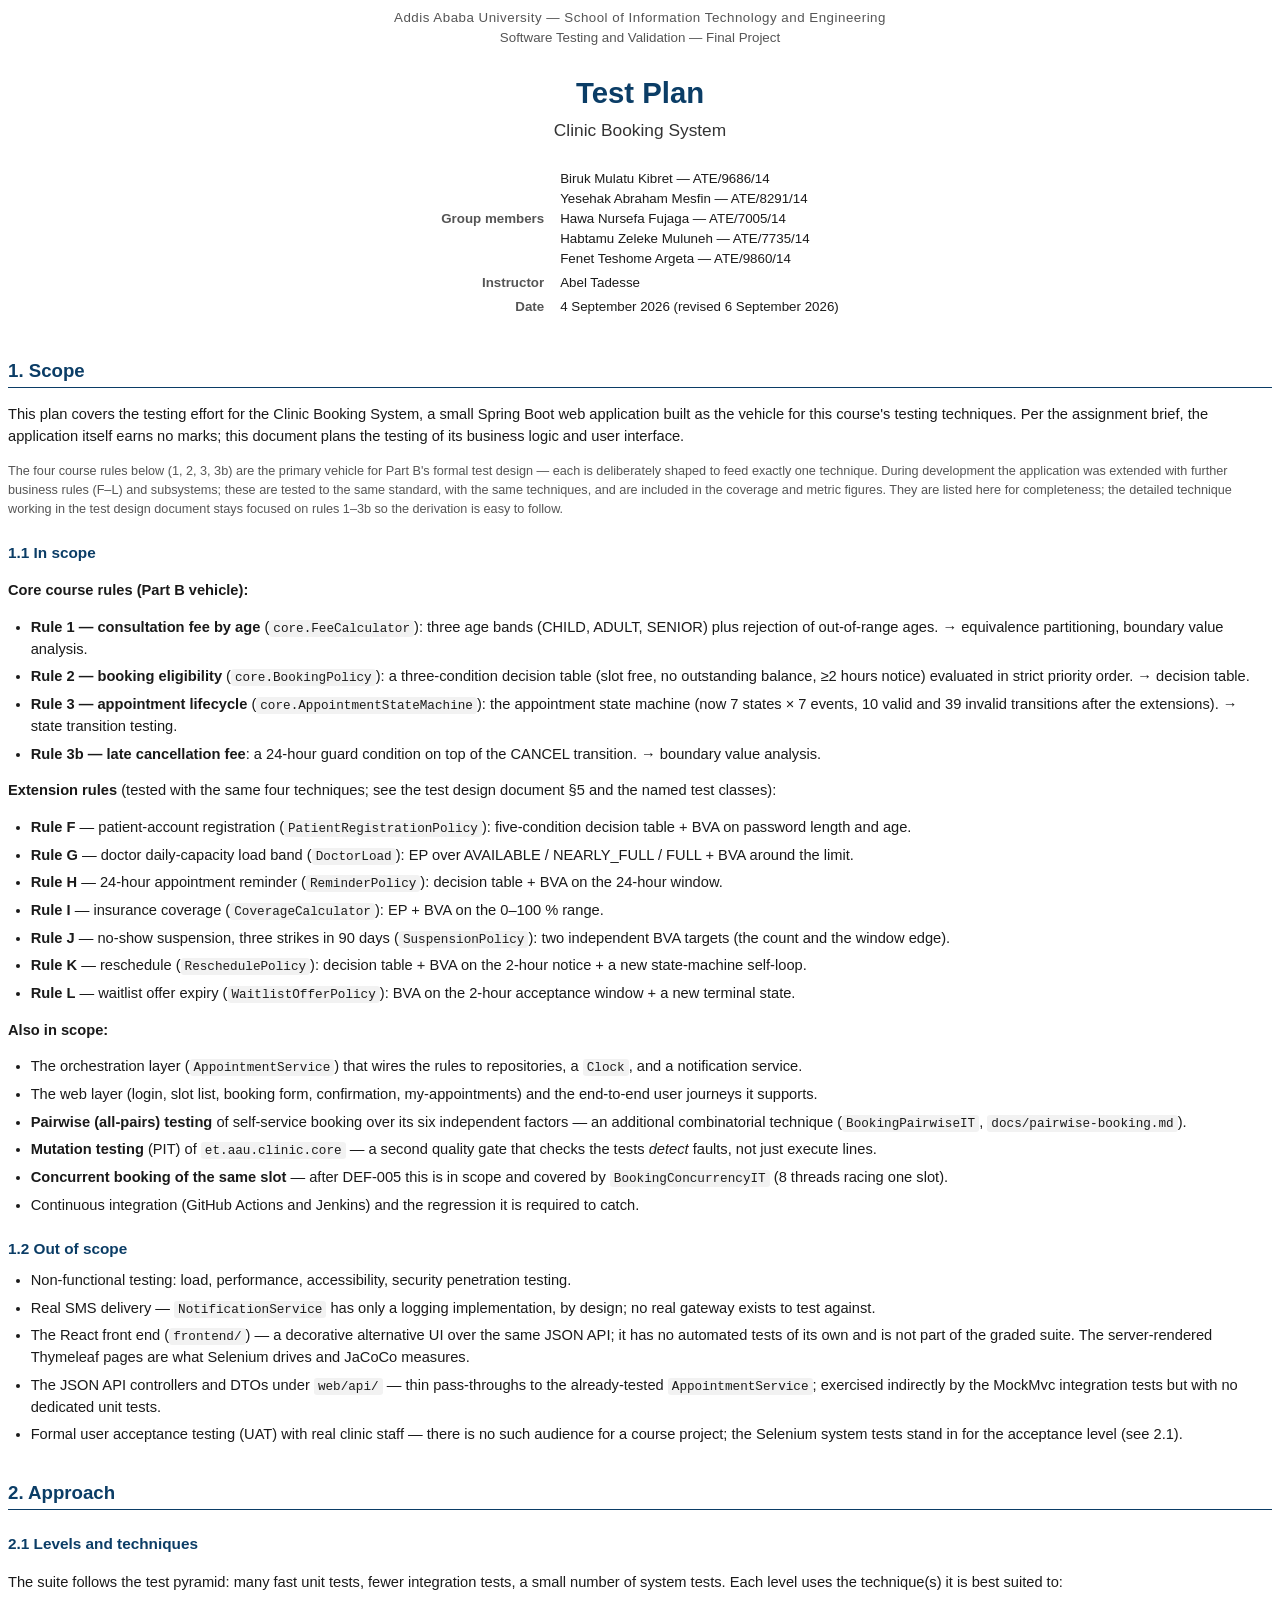
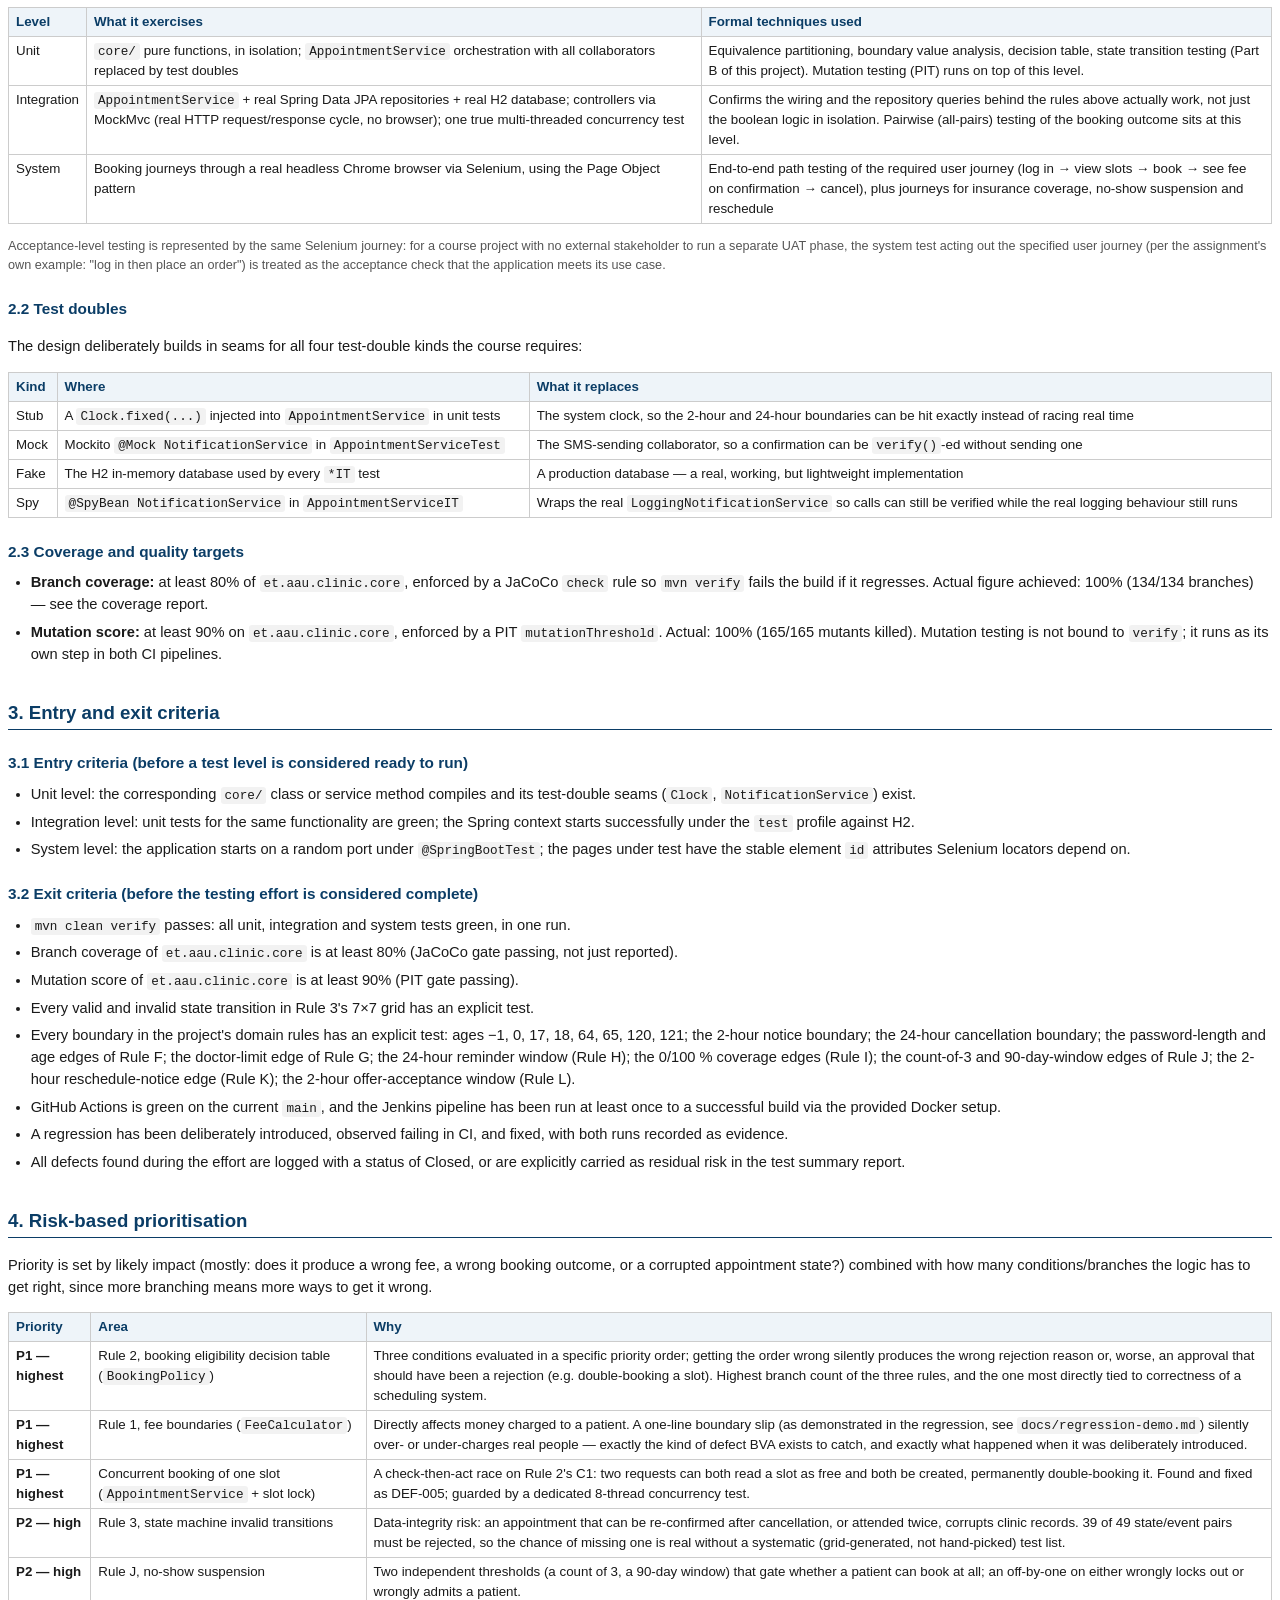
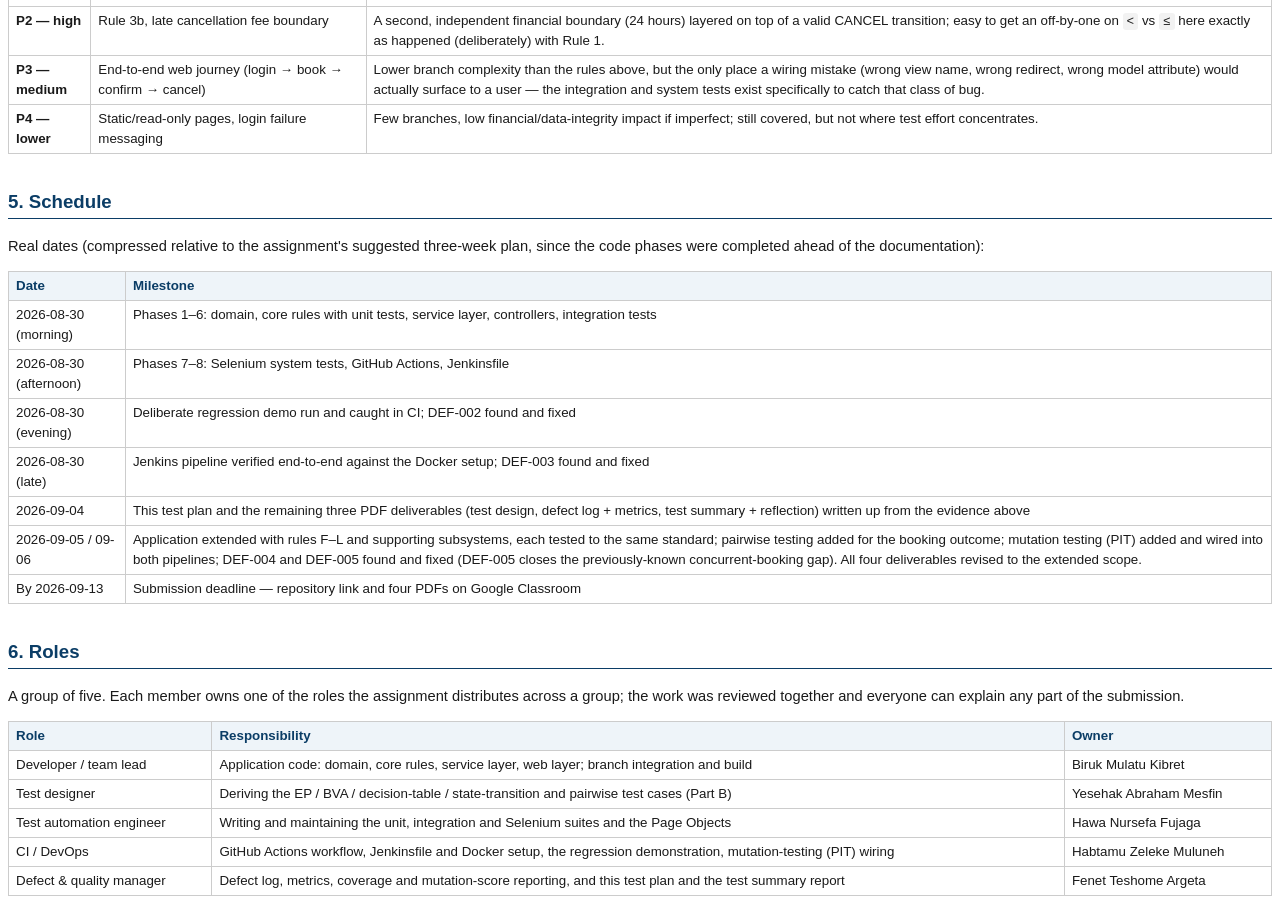
<file: docs/deliverables/01-test-plan.html>
<!DOCTYPE html>
<html lang="en">
<head>
<meta charset="utf-8">
<title>Test Plan — Clinic Booking System</title>
<style>
  @page { margin: 22mm 18mm; }
  body { font-family: "Helvetica Neue", Arial, sans-serif; color: #1a1a1a; font-size: 11pt; line-height: 1.5; }
  .titleblock { text-align: center; margin-bottom: 10mm; }
  .titleblock .university { color: #555; font-size: 10pt; letter-spacing: 0.5px; }
  .titleblock .course { color: #555; font-size: 10pt; margin-bottom: 6mm; }
  .titleblock h1 { font-size: 22pt; margin: 2mm 0 1mm 0; color: #0b3d66; }
  .titleblock .subtitle { font-size: 13pt; color: #333; margin-bottom: 6mm; }
  table.meta { margin: 0 auto; border-collapse: collapse; font-size: 10pt; }
  table.meta th { text-align: right; padding: 2px 8px; color: #555; font-weight: 600; }
  table.meta td { text-align: left; padding: 2px 8px; }
  h2 { color: #0b3d66; font-size: 14pt; border-bottom: 1.5px solid #0b3d66; padding-bottom: 2px; margin-top: 9mm; }
  h3 { color: #0b3d66; font-size: 11.5pt; margin-top: 6mm; margin-bottom: 2mm; }
  table.data { border-collapse: collapse; width: 100%; margin: 3mm 0; font-size: 10pt; }
  table.data th, table.data td { border: 1px solid #ccc; padding: 4px 7px; text-align: left; vertical-align: top; }
  table.data th { background: #eef4f9; color: #0b3d66; }
  ul, ol { margin: 2mm 0; padding-left: 6mm; }
  li { margin-bottom: 1.5mm; }
  code { background: #f2f2f2; padding: 1px 4px; border-radius: 3px; font-family: "Courier New", monospace; font-size: 9.5pt; }
  .note { background: #fff9e6; border-left: 3px solid #e0b400; padding: 2mm 4mm; font-size: 10pt; margin: 3mm 0; }
  .small { font-size: 9.5pt; color: #555; }
  .page-break { page-break-before: always; }
</style>
</head>
<body>

<div class="titleblock">
  <div class="university">Addis Ababa University — School of Information Technology and Engineering</div>
  <div class="course">Software Testing and Validation — Final Project</div>
  <h1>Test Plan</h1>
  <div class="subtitle">Clinic Booking System</div>
  <table class="meta">
    <tr><th>Group members</th><td>
      Biruk Mulatu Kibret &mdash; ATE/9686/14<br>
      Yesehak Abraham Mesfin &mdash; ATE/8291/14<br>
      Hawa Nursefa Fujaga &mdash; ATE/7005/14<br>
      Habtamu Zeleke Muluneh &mdash; ATE/7735/14<br>
      Fenet Teshome Argeta &mdash; ATE/9860/14
    </td></tr>
    <tr><th>Instructor</th><td>Abel Tadesse</td></tr>
    <tr><th>Date</th><td>4 September 2026 (revised 6 September 2026)</td></tr>
  </table>
</div>

<h2>1. Scope</h2>
<p>This plan covers the testing effort for the Clinic Booking System, a small Spring Boot web
application built as the vehicle for this course's testing techniques. Per the assignment brief,
the application itself earns no marks; this document plans the testing of its business logic and
user interface.</p>
<p class="small">The four course rules below (1, 2, 3, 3b) are the primary vehicle for Part B's
formal test design — each is deliberately shaped to feed exactly one technique. During development
the application was extended with further business rules (F–L) and subsystems; these are tested to
the same standard, with the same techniques, and are included in the coverage and metric figures.
They are listed here for completeness; the detailed technique working in the test design document
stays focused on rules 1–3b so the derivation is easy to follow.</p>

<h3>1.1 In scope</h3>
<p><strong>Core course rules (Part B vehicle):</strong></p>
<ul>
  <li><strong>Rule 1 — consultation fee by age</strong> (<code>core.FeeCalculator</code>): three age
      bands (CHILD, ADULT, SENIOR) plus rejection of out-of-range ages. → equivalence partitioning,
      boundary value analysis.</li>
  <li><strong>Rule 2 — booking eligibility</strong> (<code>core.BookingPolicy</code>): a three-condition
      decision table (slot free, no outstanding balance, ≥2 hours notice) evaluated in strict
      priority order. → decision table.</li>
  <li><strong>Rule 3 — appointment lifecycle</strong> (<code>core.AppointmentStateMachine</code>):
      the appointment state machine (now 7 states × 7 events, 10 valid and 39 invalid transitions
      after the extensions). → state transition testing.</li>
  <li><strong>Rule 3b — late cancellation fee</strong>: a 24-hour guard condition on top of the
      CANCEL transition. → boundary value analysis.</li>
</ul>
<p><strong>Extension rules</strong> (tested with the same four techniques; see the test design
document §5 and the named test classes):</p>
<ul>
  <li><strong>Rule F</strong> — patient-account registration (<code>PatientRegistrationPolicy</code>):
      five-condition decision table + BVA on password length and age.</li>
  <li><strong>Rule G</strong> — doctor daily-capacity load band (<code>DoctorLoad</code>): EP over
      AVAILABLE / NEARLY_FULL / FULL + BVA around the limit.</li>
  <li><strong>Rule H</strong> — 24-hour appointment reminder (<code>ReminderPolicy</code>): decision
      table + BVA on the 24-hour window.</li>
  <li><strong>Rule I</strong> — insurance coverage (<code>CoverageCalculator</code>): EP + BVA on
      the 0–100 % range.</li>
  <li><strong>Rule J</strong> — no-show suspension, three strikes in 90 days
      (<code>SuspensionPolicy</code>): two independent BVA targets (the count and the window edge).</li>
  <li><strong>Rule K</strong> — reschedule (<code>ReschedulePolicy</code>): decision table + BVA on
      the 2-hour notice + a new state-machine self-loop.</li>
  <li><strong>Rule L</strong> — waitlist offer expiry (<code>WaitlistOfferPolicy</code>): BVA on the
      2-hour acceptance window + a new terminal state.</li>
</ul>
<p><strong>Also in scope:</strong></p>
<ul>
  <li>The orchestration layer (<code>AppointmentService</code>) that wires the rules to
      repositories, a <code>Clock</code>, and a notification service.</li>
  <li>The web layer (login, slot list, booking form, confirmation, my-appointments) and the
      end-to-end user journeys it supports.</li>
  <li><strong>Pairwise (all-pairs) testing</strong> of self-service booking over its six independent
      factors — an additional combinatorial technique (<code>BookingPairwiseIT</code>,
      <code>docs/pairwise-booking.md</code>).</li>
  <li><strong>Mutation testing</strong> (PIT) of <code>et.aau.clinic.core</code> — a second quality
      gate that checks the tests <em>detect</em> faults, not just execute lines.</li>
  <li><strong>Concurrent booking of the same slot</strong> — after DEF-005 this is in scope and
      covered by <code>BookingConcurrencyIT</code> (8 threads racing one slot).</li>
  <li>Continuous integration (GitHub Actions and Jenkins) and the regression it is required to catch.</li>
</ul>

<h3>1.2 Out of scope</h3>
<ul>
  <li>Non-functional testing: load, performance, accessibility, security penetration testing.</li>
  <li>Real SMS delivery — <code>NotificationService</code> has only a logging implementation, by
      design; no real gateway exists to test against.</li>
  <li>The React front end (<code>frontend/</code>) — a decorative alternative UI over the same JSON
      API; it has no automated tests of its own and is not part of the graded suite. The
      server-rendered Thymeleaf pages are what Selenium drives and JaCoCo measures.</li>
  <li>The JSON API controllers and DTOs under <code>web/api/</code> — thin pass-throughs to the
      already-tested <code>AppointmentService</code>; exercised indirectly by the MockMvc
      integration tests but with no dedicated unit tests.</li>
  <li>Formal user acceptance testing (UAT) with real clinic staff — there is no such audience for a
      course project; the Selenium system tests stand in for the acceptance level (see 2.1).</li>
</ul>

<h2>2. Approach</h2>

<h3>2.1 Levels and techniques</h3>
<p>The suite follows the test pyramid: many fast unit tests, fewer integration tests, a small number
of system tests. Each level uses the technique(s) it is best suited to:</p>
<table class="data">
  <tr><th>Level</th><th>What it exercises</th><th>Formal techniques used</th></tr>
  <tr><td>Unit</td><td><code>core/</code> pure functions, in isolation; <code>AppointmentService</code>
      orchestration with all collaborators replaced by test doubles</td>
      <td>Equivalence partitioning, boundary value analysis, decision table, state transition
      testing (Part B of this project). Mutation testing (PIT) runs on top of this level.</td></tr>
  <tr><td>Integration</td><td><code>AppointmentService</code> + real Spring Data JPA repositories +
      real H2 database; controllers via MockMvc (real HTTP request/response cycle, no browser);
      one true multi-threaded concurrency test</td>
      <td>Confirms the wiring and the repository queries behind the rules above actually work, not
      just the boolean logic in isolation. Pairwise (all-pairs) testing of the booking outcome sits
      at this level.</td></tr>
  <tr><td>System</td><td>Booking journeys through a real headless Chrome browser via Selenium, using
      the Page Object pattern</td>
      <td>End-to-end path testing of the required user journey (log in → view slots → book → see fee
      on confirmation → cancel), plus journeys for insurance coverage, no-show suspension and
      reschedule</td></tr>
</table>
<p class="small">Acceptance-level testing is represented by the same Selenium journey: for a
course project with no external stakeholder to run a separate UAT phase, the system test acting
out the specified user journey (per the assignment's own example: "log in then place an order")
is treated as the acceptance check that the application meets its use case.</p>

<h3>2.2 Test doubles</h3>
<p>The design deliberately builds in seams for all four test-double kinds the course requires:</p>
<table class="data">
  <tr><th>Kind</th><th>Where</th><th>What it replaces</th></tr>
  <tr><td>Stub</td><td>A <code>Clock.fixed(...)</code> injected into <code>AppointmentService</code>
      in unit tests</td><td>The system clock, so the 2-hour and 24-hour boundaries can be hit
      exactly instead of racing real time</td></tr>
  <tr><td>Mock</td><td>Mockito <code>@Mock NotificationService</code> in
      <code>AppointmentServiceTest</code></td><td>The SMS-sending collaborator, so a confirmation
      can be <code>verify()</code>-ed without sending one</td></tr>
  <tr><td>Fake</td><td>The H2 in-memory database used by every <code>*IT</code> test</td>
      <td>A production database — a real, working, but lightweight implementation</td></tr>
  <tr><td>Spy</td><td><code>@SpyBean NotificationService</code> in
      <code>AppointmentServiceIT</code></td><td>Wraps the real <code>LoggingNotificationService</code>
      so calls can still be verified while the real logging behaviour still runs</td></tr>
</table>

<h3>2.3 Coverage and quality targets</h3>
<ul>
  <li><strong>Branch coverage:</strong> at least 80% of <code>et.aau.clinic.core</code>, enforced by
      a JaCoCo <code>check</code> rule so <code>mvn verify</code> fails the build if it regresses.
      Actual figure achieved: 100% (134/134 branches) — see the coverage report.</li>
  <li><strong>Mutation score:</strong> at least 90% on <code>et.aau.clinic.core</code>, enforced by
      a PIT <code>mutationThreshold</code>. Actual: 100% (165/165 mutants killed). Mutation testing
      is not bound to <code>verify</code>; it runs as its own step in both CI pipelines.</li>
</ul>

<h2>3. Entry and exit criteria</h2>
<h3>3.1 Entry criteria (before a test level is considered ready to run)</h3>
<ul>
  <li>Unit level: the corresponding <code>core/</code> class or service method compiles and its
      test-double seams (<code>Clock</code>, <code>NotificationService</code>) exist.</li>
  <li>Integration level: unit tests for the same functionality are green; the Spring context
      starts successfully under the <code>test</code> profile against H2.</li>
  <li>System level: the application starts on a random port under <code>@SpringBootTest</code>;
      the pages under test have the stable element <code>id</code> attributes Selenium locators
      depend on.</li>
</ul>
<h3>3.2 Exit criteria (before the testing effort is considered complete)</h3>
<ul>
  <li><code>mvn clean verify</code> passes: all unit, integration and system tests green, in one run.</li>
  <li>Branch coverage of <code>et.aau.clinic.core</code> is at least 80% (JaCoCo gate passing, not
      just reported).</li>
  <li>Mutation score of <code>et.aau.clinic.core</code> is at least 90% (PIT gate passing).</li>
  <li>Every valid and invalid state transition in Rule 3's 7×7 grid has an explicit test.</li>
  <li>Every boundary in the project's domain rules has an explicit test: ages −1, 0, 17, 18, 64, 65,
      120, 121; the 2-hour notice boundary; the 24-hour cancellation boundary; the password-length
      and age edges of Rule F; the doctor-limit edge of Rule G; the 24-hour reminder window
      (Rule H); the 0/100 % coverage edges (Rule I); the count-of-3 and 90-day-window edges of
      Rule J; the 2-hour reschedule-notice edge (Rule K); the 2-hour offer-acceptance window
      (Rule L).</li>
  <li>GitHub Actions is green on the current <code>main</code>, and the Jenkins pipeline has been
      run at least once to a successful build via the provided Docker setup.</li>
  <li>A regression has been deliberately introduced, observed failing in CI, and fixed, with both
      runs recorded as evidence.</li>
  <li>All defects found during the effort are logged with a status of Closed, or are explicitly
      carried as residual risk in the test summary report.</li>
</ul>

<h2>4. Risk-based prioritisation</h2>
<p>Priority is set by likely impact (mostly: does it produce a wrong fee, a wrong booking outcome,
or a corrupted appointment state?) combined with how many conditions/branches the logic has to get
right, since more branching means more ways to get it wrong.</p>
<table class="data">
  <tr><th>Priority</th><th>Area</th><th>Why</th></tr>
  <tr><td><strong>P1 — highest</strong></td><td>Rule 2, booking eligibility decision table
      (<code>BookingPolicy</code>)</td>
      <td>Three conditions evaluated in a specific priority order; getting the order wrong
      silently produces the wrong rejection reason or, worse, an approval that should have been
      a rejection (e.g. double-booking a slot). Highest branch count of the three rules, and the
      one most directly tied to correctness of a scheduling system.</td></tr>
  <tr><td><strong>P1 — highest</strong></td><td>Rule 1, fee boundaries
      (<code>FeeCalculator</code>)</td>
      <td>Directly affects money charged to a patient. A one-line boundary slip (as demonstrated
      in the regression, see <code>docs/regression-demo.md</code>) silently over- or under-charges
      real people — exactly the kind of defect BVA exists to catch, and exactly what happened when
      it was deliberately introduced.</td></tr>
  <tr><td><strong>P1 — highest</strong></td><td>Concurrent booking of one slot
      (<code>AppointmentService</code> + slot lock)</td>
      <td>A check-then-act race on Rule 2's C1: two requests can both read a slot as free and both
      be created, permanently double-booking it. Found and fixed as DEF-005; guarded by a
      dedicated 8-thread concurrency test.</td></tr>
  <tr><td><strong>P2 — high</strong></td><td>Rule 3, state machine invalid transitions</td>
      <td>Data-integrity risk: an appointment that can be re-confirmed after cancellation, or
      attended twice, corrupts clinic records. 39 of 49 state/event pairs must be rejected, so the
      chance of missing one is real without a systematic (grid-generated, not hand-picked) test
      list.</td></tr>
  <tr><td><strong>P2 — high</strong></td><td>Rule J, no-show suspension</td>
      <td>Two independent thresholds (a count of 3, a 90-day window) that gate whether a patient can
      book at all; an off-by-one on either wrongly locks out or wrongly admits a patient.</td></tr>
  <tr><td><strong>P2 — high</strong></td><td>Rule 3b, late cancellation fee boundary</td>
      <td>A second, independent financial boundary (24 hours) layered on top of a valid CANCEL
      transition; easy to get an off-by-one on <code>&lt;</code> vs <code>&le;</code> here exactly
      as happened (deliberately) with Rule 1.</td></tr>
  <tr><td><strong>P3 — medium</strong></td><td>End-to-end web journey (login → book → confirm →
      cancel)</td>
      <td>Lower branch complexity than the rules above, but the only place a wiring mistake
      (wrong view name, wrong redirect, wrong model attribute) would actually surface to a user —
      the integration and system tests exist specifically to catch that class of bug.</td></tr>
  <tr><td><strong>P4 — lower</strong></td><td>Static/read-only pages, login failure messaging</td>
      <td>Few branches, low financial/data-integrity impact if imperfect; still covered, but not
      where test effort concentrates.</td></tr>
</table>

<h2>5. Schedule</h2>
<p>Real dates (compressed relative to the assignment's suggested three-week plan, since the code
phases were completed ahead of the documentation):</p>
<table class="data">
  <tr><th>Date</th><th>Milestone</th></tr>
  <tr><td>2026-08-30 (morning)</td><td>Phases 1–6: domain, core rules with unit tests, service
      layer, controllers, integration tests</td></tr>
  <tr><td>2026-08-30 (afternoon)</td><td>Phases 7–8: Selenium system tests, GitHub Actions,
      Jenkinsfile</td></tr>
  <tr><td>2026-08-30 (evening)</td><td>Deliberate regression demo run and caught in CI;
      DEF-002 found and fixed</td></tr>
  <tr><td>2026-08-30 (late)</td><td>Jenkins pipeline verified end-to-end against the Docker setup;
      DEF-003 found and fixed</td></tr>
  <tr><td>2026-09-04</td><td>This test plan and the remaining three PDF deliverables (test design,
      defect log + metrics, test summary + reflection) written up from the evidence above</td></tr>
  <tr><td>2026-09-05 / 09-06</td><td>Application extended with rules F–L and supporting subsystems,
      each tested to the same standard; pairwise testing added for the booking outcome; mutation
      testing (PIT) added and wired into both pipelines; DEF-004 and DEF-005 found and fixed
      (DEF-005 closes the previously-known concurrent-booking gap). All four deliverables revised
      to the extended scope.</td></tr>
  <tr><td>By 2026-09-13</td><td>Submission deadline — repository link and four PDFs on Google
      Classroom</td></tr>
</table>

<h2>6. Roles</h2>
<p>A group of five. Each member owns one of the roles the assignment distributes across a group;
the work was reviewed together and everyone can explain any part of the submission.</p>
<table class="data">
  <tr><th>Role</th><th>Responsibility</th><th>Owner</th></tr>
  <tr><td>Developer / team lead</td><td>Application code: domain, core rules, service layer, web
      layer; branch integration and build</td>
      <td>Biruk Mulatu Kibret</td></tr>
  <tr><td>Test designer</td><td>Deriving the EP / BVA / decision-table / state-transition and
      pairwise test cases (Part B)</td>
      <td>Yesehak Abraham Mesfin</td></tr>
  <tr><td>Test automation engineer</td><td>Writing and maintaining the unit, integration and
      Selenium suites and the Page Objects</td>
      <td>Hawa Nursefa Fujaga</td></tr>
  <tr><td>CI / DevOps</td><td>GitHub Actions workflow, Jenkinsfile and Docker setup, the regression
      demonstration, mutation-testing (PIT) wiring</td>
      <td>Habtamu Zeleke Muluneh</td></tr>
  <tr><td>Defect &amp; quality manager</td><td>Defect log, metrics, coverage and mutation-score
      reporting, and this test plan and the test summary report</td>
      <td>Fenet Teshome Argeta</td></tr>
</table>

</body>
</html>
</file>
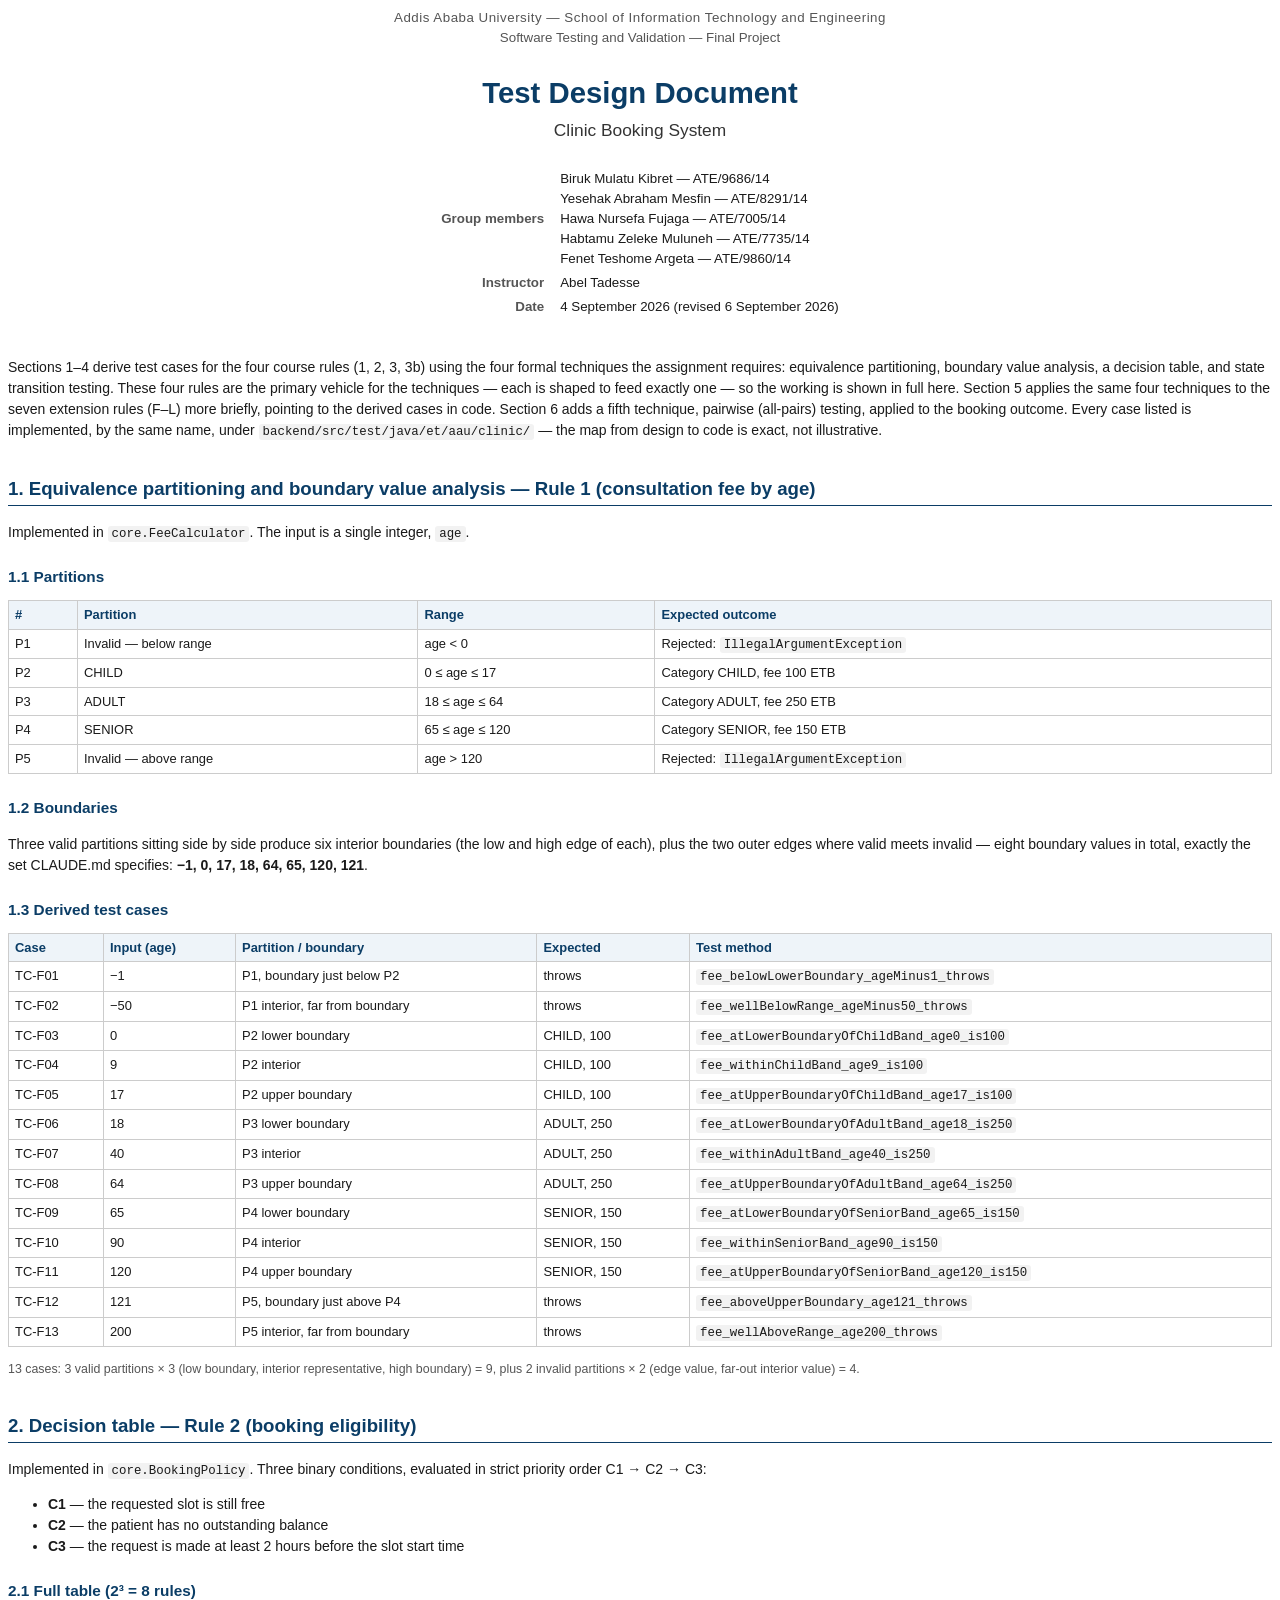
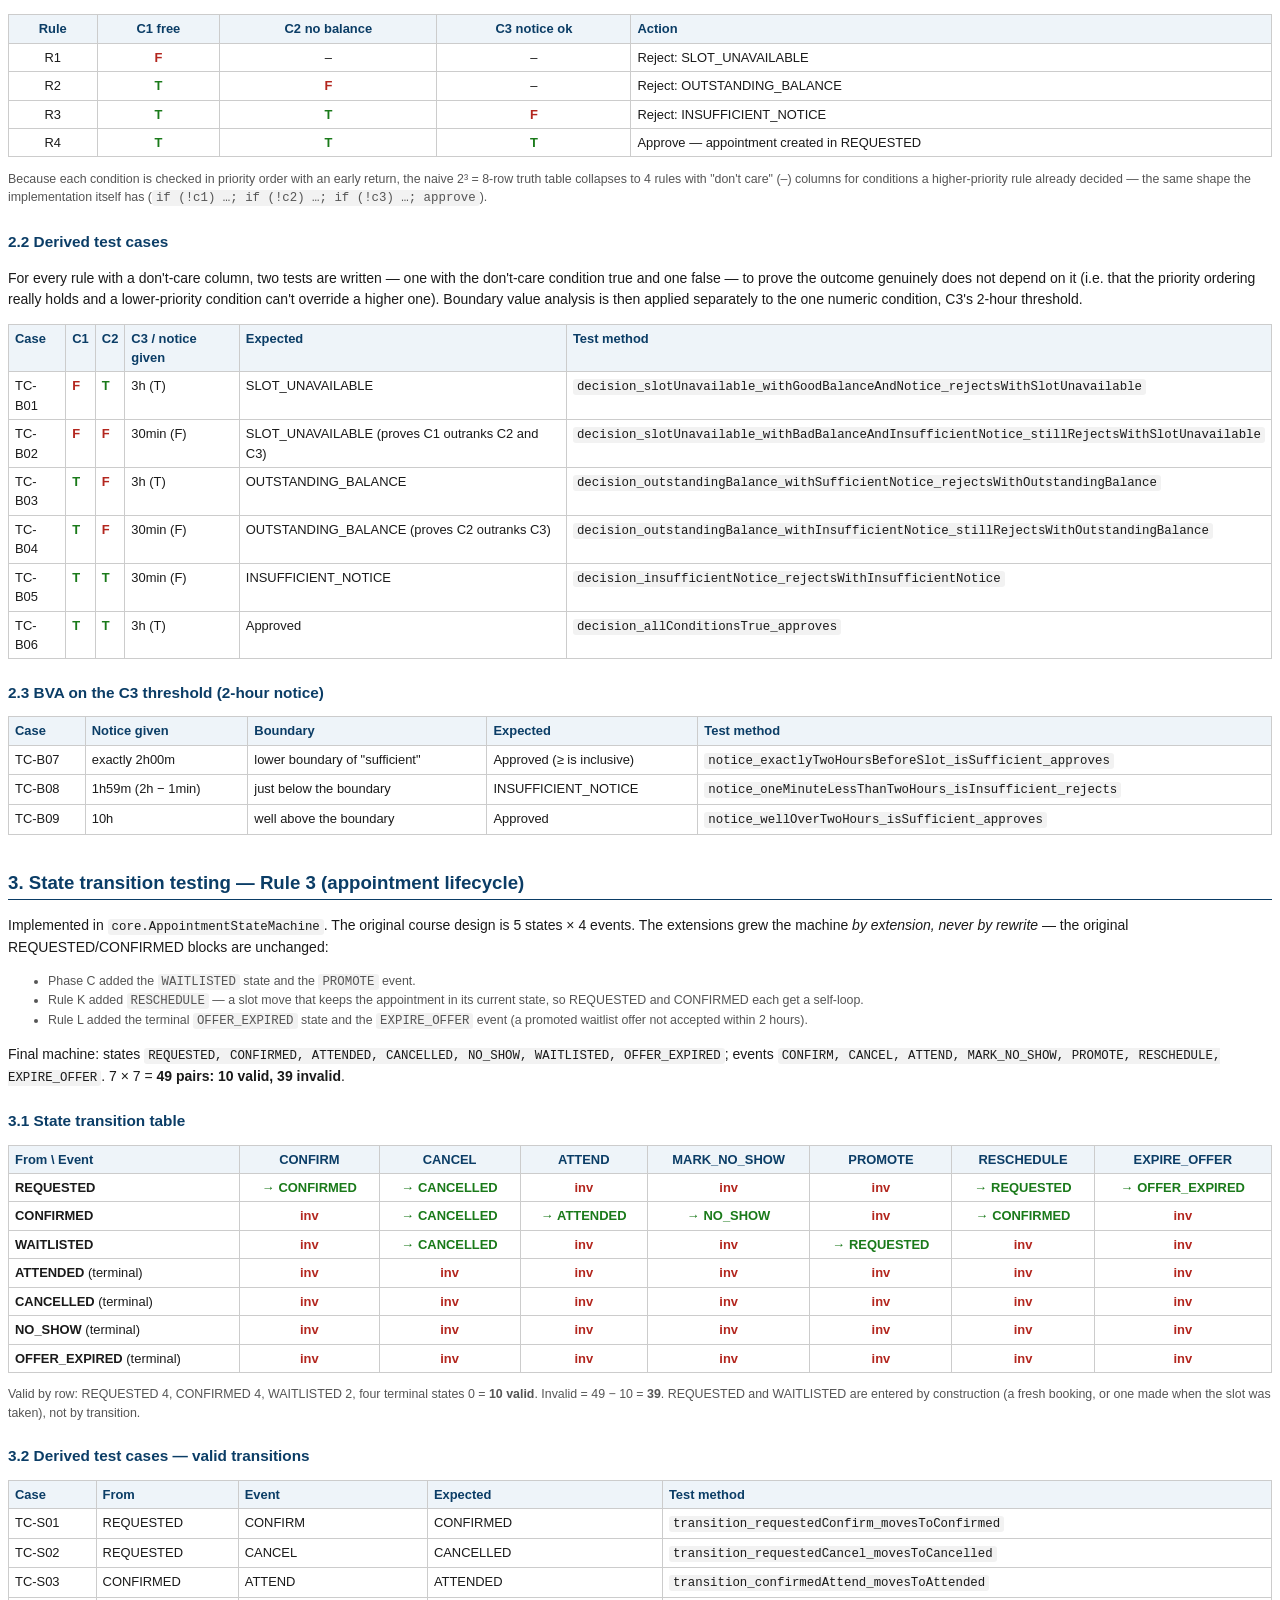
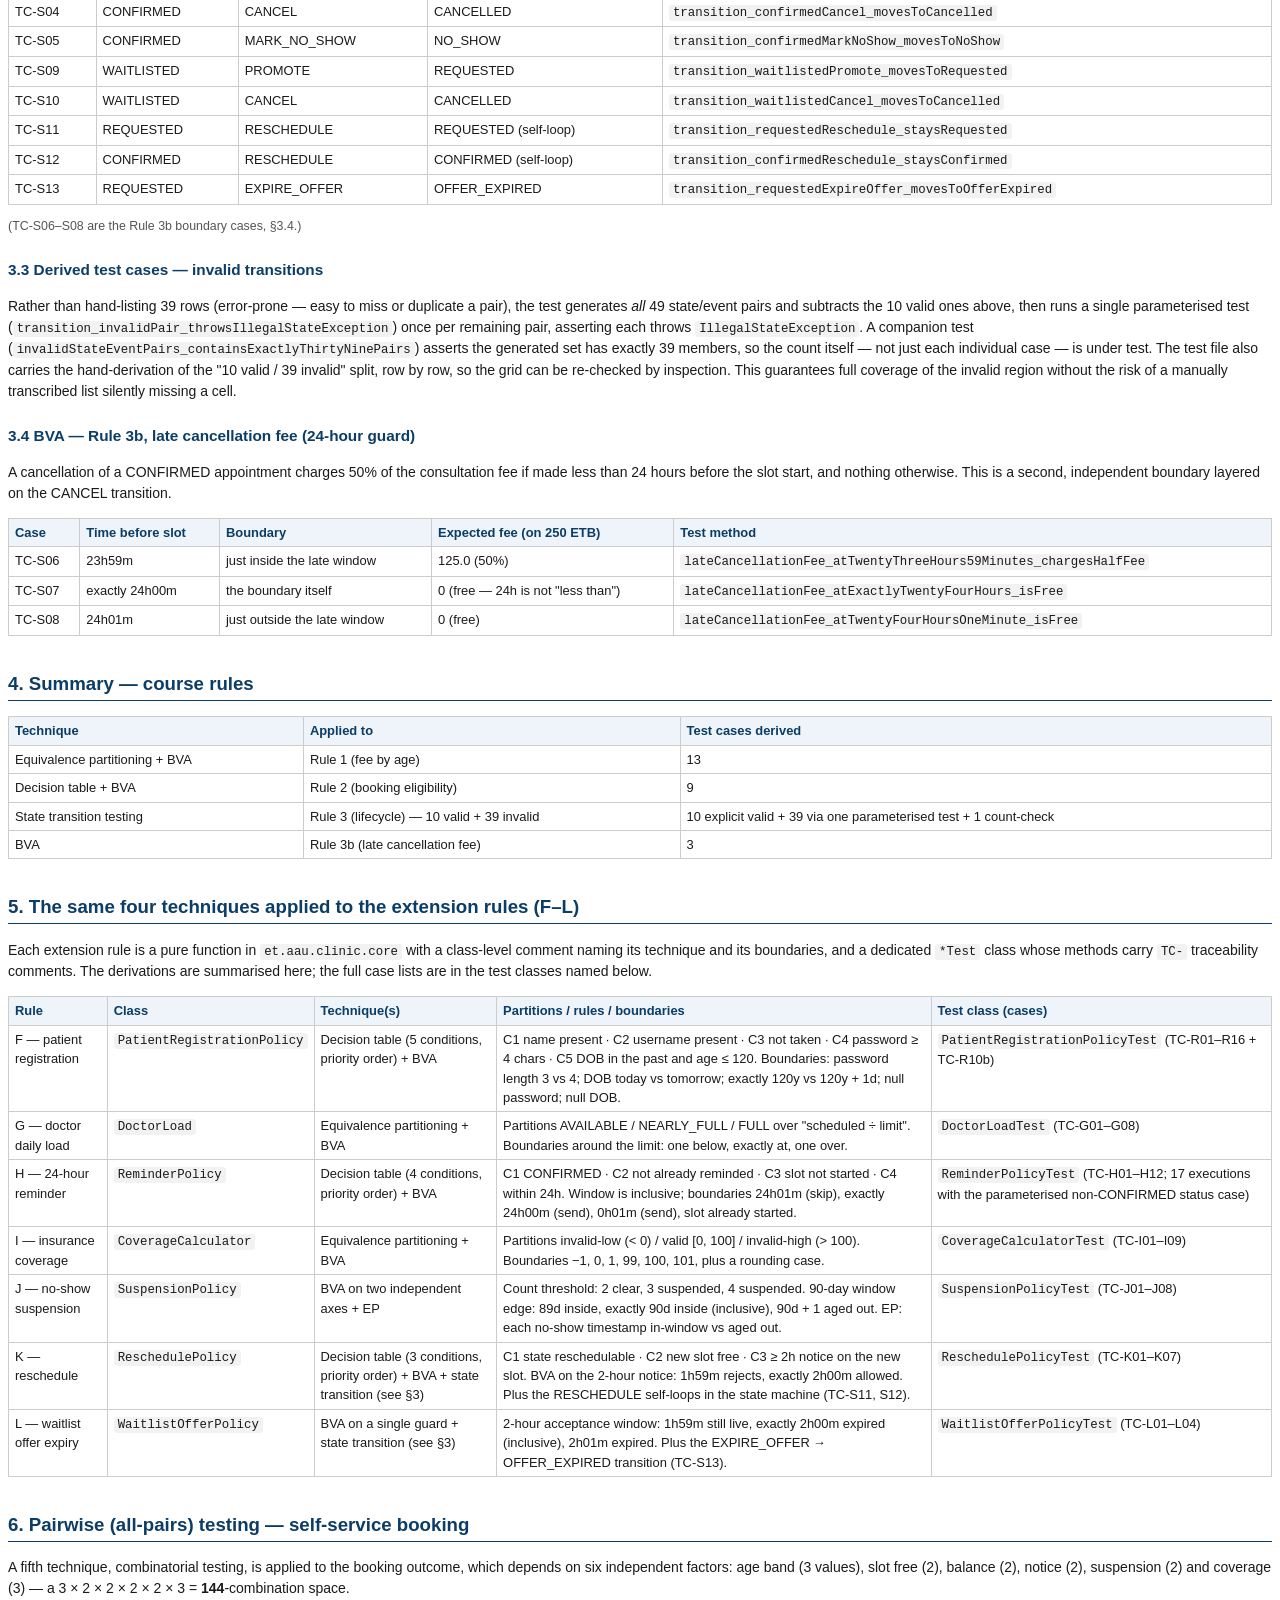
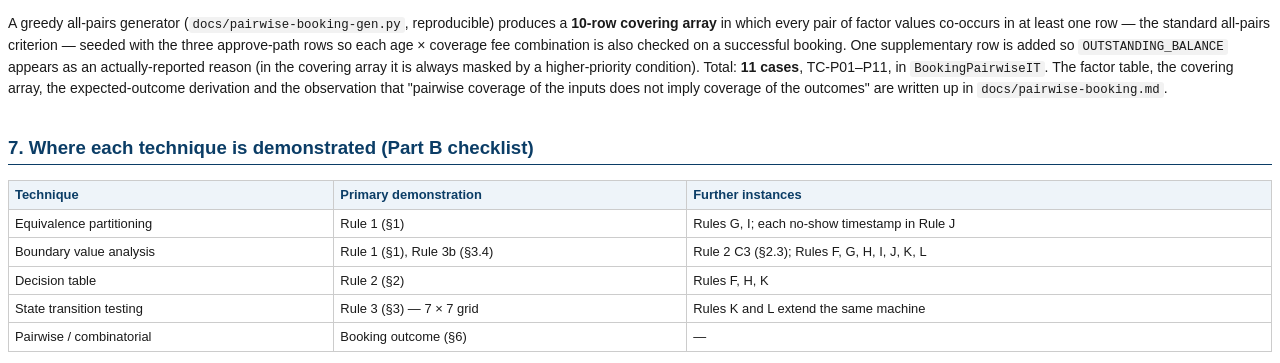
<file: docs/deliverables/02-test-design.html>
<!DOCTYPE html>
<html lang="en">
<head>
<meta charset="utf-8">
<title>Test Design Document — Clinic Booking System</title>
<style>
  @page { margin: 22mm 18mm; }
  body { font-family: "Helvetica Neue", Arial, sans-serif; color: #1a1a1a; font-size: 10.5pt; line-height: 1.5; }
  .titleblock { text-align: center; margin-bottom: 10mm; }
  .titleblock .university { color: #555; font-size: 10pt; letter-spacing: 0.5px; }
  .titleblock .course { color: #555; font-size: 10pt; margin-bottom: 6mm; }
  .titleblock h1 { font-size: 22pt; margin: 2mm 0 1mm 0; color: #0b3d66; }
  .titleblock .subtitle { font-size: 13pt; color: #333; margin-bottom: 6mm; }
  table.meta { margin: 0 auto; border-collapse: collapse; font-size: 10pt; }
  table.meta th { text-align: right; padding: 2px 8px; color: #555; font-weight: 600; }
  table.meta td { text-align: left; padding: 2px 8px; }
  h2 { color: #0b3d66; font-size: 14pt; border-bottom: 1.5px solid #0b3d66; padding-bottom: 2px; margin-top: 9mm; }
  h3 { color: #0b3d66; font-size: 11.5pt; margin-top: 6mm; margin-bottom: 2mm; }
  table.data { border-collapse: collapse; width: 100%; margin: 3mm 0; font-size: 9.7pt; }
  table.data th, table.data td { border: 1px solid #ccc; padding: 4px 6px; text-align: left; vertical-align: top; }
  table.data th { background: #eef4f9; color: #0b3d66; }
  table.data td.center, table.data th.center { text-align: center; }
  code { background: #f2f2f2; padding: 1px 4px; border-radius: 3px; font-family: "Courier New", monospace; font-size: 9.3pt; }
  .note { background: #fff9e6; border-left: 3px solid #e0b400; padding: 2mm 4mm; font-size: 10pt; margin: 3mm 0; }
  .small { font-size: 9.3pt; color: #555; }
  .page-break { page-break-before: always; }
  .yes { color: #1a7a1a; font-weight: 600; }
  .no { color: #b3261e; font-weight: 600; }
</style>
</head>
<body>

<div class="titleblock">
  <div class="university">Addis Ababa University — School of Information Technology and Engineering</div>
  <div class="course">Software Testing and Validation — Final Project</div>
  <h1>Test Design Document</h1>
  <div class="subtitle">Clinic Booking System</div>
  <table class="meta">
    <tr><th>Group members</th><td>
      Biruk Mulatu Kibret &mdash; ATE/9686/14<br>
      Yesehak Abraham Mesfin &mdash; ATE/8291/14<br>
      Hawa Nursefa Fujaga &mdash; ATE/7005/14<br>
      Habtamu Zeleke Muluneh &mdash; ATE/7735/14<br>
      Fenet Teshome Argeta &mdash; ATE/9860/14
    </td></tr>
    <tr><th>Instructor</th><td>Abel Tadesse</td></tr>
    <tr><th>Date</th><td>4 September 2026 (revised 6 September 2026)</td></tr>
  </table>
</div>

<p>Sections 1–4 derive test cases for the four course rules (1, 2, 3, 3b) using the four formal
techniques the assignment requires: equivalence partitioning, boundary value analysis, a decision
table, and state transition testing. These four rules are the primary vehicle for the techniques —
each is shaped to feed exactly one — so the working is shown in full here. Section 5 applies the
same four techniques to the seven extension rules (F–L) more briefly, pointing to the derived cases
in code. Section 6 adds a fifth technique, pairwise (all-pairs) testing, applied to the booking
outcome. Every case listed is implemented, by the same name, under
<code>backend/src/test/java/et/aau/clinic/</code> — the map from design to code is exact, not
illustrative.</p>

<h2>1. Equivalence partitioning and boundary value analysis — Rule 1 (consultation fee by age)</h2>
<p>Implemented in <code>core.FeeCalculator</code>. The input is a single integer, <code>age</code>.</p>

<h3>1.1 Partitions</h3>
<table class="data">
  <tr><th>#</th><th>Partition</th><th>Range</th><th>Expected outcome</th></tr>
  <tr><td>P1</td><td>Invalid — below range</td><td>age &lt; 0</td><td>Rejected: <code>IllegalArgumentException</code></td></tr>
  <tr><td>P2</td><td>CHILD</td><td>0 ≤ age ≤ 17</td><td>Category CHILD, fee 100 ETB</td></tr>
  <tr><td>P3</td><td>ADULT</td><td>18 ≤ age ≤ 64</td><td>Category ADULT, fee 250 ETB</td></tr>
  <tr><td>P4</td><td>SENIOR</td><td>65 ≤ age ≤ 120</td><td>Category SENIOR, fee 150 ETB</td></tr>
  <tr><td>P5</td><td>Invalid — above range</td><td>age &gt; 120</td><td>Rejected: <code>IllegalArgumentException</code></td></tr>
</table>

<h3>1.2 Boundaries</h3>
<p>Three valid partitions sitting side by side produce six interior boundaries (the low and high
edge of each), plus the two outer edges where valid meets invalid — eight boundary values in total,
exactly the set CLAUDE.md specifies: <strong>−1, 0, 17, 18, 64, 65, 120, 121</strong>.</p>

<h3>1.3 Derived test cases</h3>
<table class="data">
  <tr><th>Case</th><th>Input (age)</th><th>Partition / boundary</th><th>Expected</th><th>Test method</th></tr>
  <tr><td>TC-F01</td><td>−1</td><td>P1, boundary just below P2</td><td>throws</td><td><code>fee_belowLowerBoundary_ageMinus1_throws</code></td></tr>
  <tr><td>TC-F02</td><td>−50</td><td>P1 interior, far from boundary</td><td>throws</td><td><code>fee_wellBelowRange_ageMinus50_throws</code></td></tr>
  <tr><td>TC-F03</td><td>0</td><td>P2 lower boundary</td><td>CHILD, 100</td><td><code>fee_atLowerBoundaryOfChildBand_age0_is100</code></td></tr>
  <tr><td>TC-F04</td><td>9</td><td>P2 interior</td><td>CHILD, 100</td><td><code>fee_withinChildBand_age9_is100</code></td></tr>
  <tr><td>TC-F05</td><td>17</td><td>P2 upper boundary</td><td>CHILD, 100</td><td><code>fee_atUpperBoundaryOfChildBand_age17_is100</code></td></tr>
  <tr><td>TC-F06</td><td>18</td><td>P3 lower boundary</td><td>ADULT, 250</td><td><code>fee_atLowerBoundaryOfAdultBand_age18_is250</code></td></tr>
  <tr><td>TC-F07</td><td>40</td><td>P3 interior</td><td>ADULT, 250</td><td><code>fee_withinAdultBand_age40_is250</code></td></tr>
  <tr><td>TC-F08</td><td>64</td><td>P3 upper boundary</td><td>ADULT, 250</td><td><code>fee_atUpperBoundaryOfAdultBand_age64_is250</code></td></tr>
  <tr><td>TC-F09</td><td>65</td><td>P4 lower boundary</td><td>SENIOR, 150</td><td><code>fee_atLowerBoundaryOfSeniorBand_age65_is150</code></td></tr>
  <tr><td>TC-F10</td><td>90</td><td>P4 interior</td><td>SENIOR, 150</td><td><code>fee_withinSeniorBand_age90_is150</code></td></tr>
  <tr><td>TC-F11</td><td>120</td><td>P4 upper boundary</td><td>SENIOR, 150</td><td><code>fee_atUpperBoundaryOfSeniorBand_age120_is150</code></td></tr>
  <tr><td>TC-F12</td><td>121</td><td>P5, boundary just above P4</td><td>throws</td><td><code>fee_aboveUpperBoundary_age121_throws</code></td></tr>
  <tr><td>TC-F13</td><td>200</td><td>P5 interior, far from boundary</td><td>throws</td><td><code>fee_wellAboveRange_age200_throws</code></td></tr>
</table>
<p class="small">13 cases: 3 valid partitions × 3 (low boundary, interior representative, high
boundary) = 9, plus 2 invalid partitions × 2 (edge value, far-out interior value) = 4.</p>

<h2>2. Decision table — Rule 2 (booking eligibility)</h2>
<p>Implemented in <code>core.BookingPolicy</code>. Three binary conditions, evaluated in strict
priority order C1 → C2 → C3:</p>
<ul>
  <li><strong>C1</strong> — the requested slot is still free</li>
  <li><strong>C2</strong> — the patient has no outstanding balance</li>
  <li><strong>C3</strong> — the request is made at least 2 hours before the slot start time</li>
</ul>

<h3>2.1 Full table (2³ = 8 rules)</h3>
<table class="data">
  <tr><th class="center">Rule</th><th class="center">C1 free</th><th class="center">C2 no balance</th><th class="center">C3 notice ok</th><th>Action</th></tr>
  <tr><td class="center">R1</td><td class="center no">F</td><td class="center">–</td><td class="center">–</td><td>Reject: SLOT_UNAVAILABLE</td></tr>
  <tr><td class="center">R2</td><td class="center yes">T</td><td class="center no">F</td><td class="center">–</td><td>Reject: OUTSTANDING_BALANCE</td></tr>
  <tr><td class="center">R3</td><td class="center yes">T</td><td class="center yes">T</td><td class="center no">F</td><td>Reject: INSUFFICIENT_NOTICE</td></tr>
  <tr><td class="center">R4</td><td class="center yes">T</td><td class="center yes">T</td><td class="center yes">T</td><td>Approve — appointment created in REQUESTED</td></tr>
</table>
<p class="small">Because each condition is checked in priority order with an early return, the naive
2³ = 8-row truth table collapses to 4 rules with "don't care" (–) columns for conditions a
higher-priority rule already decided — the same shape the implementation itself has
(<code>if (!c1) …; if (!c2) …; if (!c3) …; approve</code>).</p>

<h3>2.2 Derived test cases</h3>
<p>For every rule with a don't-care column, two tests are written — one with the don't-care
condition true and one false — to prove the outcome genuinely does not depend on it (i.e. that the
priority ordering really holds and a lower-priority condition can't override a higher one).
Boundary value analysis is then applied separately to the one numeric condition, C3's 2-hour
threshold.</p>
<table class="data">
  <tr><th>Case</th><th>C1</th><th>C2</th><th>C3 / notice given</th><th>Expected</th><th>Test method</th></tr>
  <tr><td>TC-B01</td><td class="no">F</td><td class="yes">T</td><td>3h (T)</td><td>SLOT_UNAVAILABLE</td><td><code>decision_slotUnavailable_withGoodBalanceAndNotice_rejectsWithSlotUnavailable</code></td></tr>
  <tr><td>TC-B02</td><td class="no">F</td><td class="no">F</td><td>30min (F)</td><td>SLOT_UNAVAILABLE (proves C1 outranks C2 and C3)</td><td><code>decision_slotUnavailable_withBadBalanceAndInsufficientNotice_stillRejectsWithSlotUnavailable</code></td></tr>
  <tr><td>TC-B03</td><td class="yes">T</td><td class="no">F</td><td>3h (T)</td><td>OUTSTANDING_BALANCE</td><td><code>decision_outstandingBalance_withSufficientNotice_rejectsWithOutstandingBalance</code></td></tr>
  <tr><td>TC-B04</td><td class="yes">T</td><td class="no">F</td><td>30min (F)</td><td>OUTSTANDING_BALANCE (proves C2 outranks C3)</td><td><code>decision_outstandingBalance_withInsufficientNotice_stillRejectsWithOutstandingBalance</code></td></tr>
  <tr><td>TC-B05</td><td class="yes">T</td><td class="yes">T</td><td>30min (F)</td><td>INSUFFICIENT_NOTICE</td><td><code>decision_insufficientNotice_rejectsWithInsufficientNotice</code></td></tr>
  <tr><td>TC-B06</td><td class="yes">T</td><td class="yes">T</td><td>3h (T)</td><td>Approved</td><td><code>decision_allConditionsTrue_approves</code></td></tr>
</table>

<h3>2.3 BVA on the C3 threshold (2-hour notice)</h3>
<table class="data">
  <tr><th>Case</th><th>Notice given</th><th>Boundary</th><th>Expected</th><th>Test method</th></tr>
  <tr><td>TC-B07</td><td>exactly 2h00m</td><td>lower boundary of "sufficient"</td><td>Approved (≥ is inclusive)</td><td><code>notice_exactlyTwoHoursBeforeSlot_isSufficient_approves</code></td></tr>
  <tr><td>TC-B08</td><td>1h59m (2h − 1min)</td><td>just below the boundary</td><td>INSUFFICIENT_NOTICE</td><td><code>notice_oneMinuteLessThanTwoHours_isInsufficient_rejects</code></td></tr>
  <tr><td>TC-B09</td><td>10h</td><td>well above the boundary</td><td>Approved</td><td><code>notice_wellOverTwoHours_isSufficient_approves</code></td></tr>
</table>

<h2>3. State transition testing — Rule 3 (appointment lifecycle)</h2>
<p>Implemented in <code>core.AppointmentStateMachine</code>. The original course design is 5 states
× 4 events. The extensions grew the machine <em>by extension, never by rewrite</em> — the original
REQUESTED/CONFIRMED blocks are unchanged:</p>
<ul class="small">
  <li>Phase C added the <code>WAITLISTED</code> state and the <code>PROMOTE</code> event.</li>
  <li>Rule K added <code>RESCHEDULE</code> — a slot move that keeps the appointment in its current
      state, so REQUESTED and CONFIRMED each get a self-loop.</li>
  <li>Rule L added the terminal <code>OFFER_EXPIRED</code> state and the <code>EXPIRE_OFFER</code>
      event (a promoted waitlist offer not accepted within 2 hours).</li>
</ul>
<p>Final machine: states <code>REQUESTED, CONFIRMED, ATTENDED, CANCELLED, NO_SHOW, WAITLISTED,
OFFER_EXPIRED</code>; events <code>CONFIRM, CANCEL, ATTEND, MARK_NO_SHOW, PROMOTE, RESCHEDULE,
EXPIRE_OFFER</code>. 7 × 7 = <strong>49 pairs: 10 valid, 39 invalid</strong>.</p>

<h3>3.1 State transition table</h3>
<table class="data">
  <tr><th>From \ Event</th><th class="center">CONFIRM</th><th class="center">CANCEL</th><th class="center">ATTEND</th><th class="center">MARK_NO_SHOW</th><th class="center">PROMOTE</th><th class="center">RESCHEDULE</th><th class="center">EXPIRE_OFFER</th></tr>
  <tr><td><strong>REQUESTED</strong></td><td class="center yes">→ CONFIRMED</td><td class="center yes">→ CANCELLED</td><td class="center no">inv</td><td class="center no">inv</td><td class="center no">inv</td><td class="center yes">→ REQUESTED</td><td class="center yes">→ OFFER_EXPIRED</td></tr>
  <tr><td><strong>CONFIRMED</strong></td><td class="center no">inv</td><td class="center yes">→ CANCELLED</td><td class="center yes">→ ATTENDED</td><td class="center yes">→ NO_SHOW</td><td class="center no">inv</td><td class="center yes">→ CONFIRMED</td><td class="center no">inv</td></tr>
  <tr><td><strong>WAITLISTED</strong></td><td class="center no">inv</td><td class="center yes">→ CANCELLED</td><td class="center no">inv</td><td class="center no">inv</td><td class="center yes">→ REQUESTED</td><td class="center no">inv</td><td class="center no">inv</td></tr>
  <tr><td><strong>ATTENDED</strong> (terminal)</td><td class="center no">inv</td><td class="center no">inv</td><td class="center no">inv</td><td class="center no">inv</td><td class="center no">inv</td><td class="center no">inv</td><td class="center no">inv</td></tr>
  <tr><td><strong>CANCELLED</strong> (terminal)</td><td class="center no">inv</td><td class="center no">inv</td><td class="center no">inv</td><td class="center no">inv</td><td class="center no">inv</td><td class="center no">inv</td><td class="center no">inv</td></tr>
  <tr><td><strong>NO_SHOW</strong> (terminal)</td><td class="center no">inv</td><td class="center no">inv</td><td class="center no">inv</td><td class="center no">inv</td><td class="center no">inv</td><td class="center no">inv</td><td class="center no">inv</td></tr>
  <tr><td><strong>OFFER_EXPIRED</strong> (terminal)</td><td class="center no">inv</td><td class="center no">inv</td><td class="center no">inv</td><td class="center no">inv</td><td class="center no">inv</td><td class="center no">inv</td><td class="center no">inv</td></tr>
</table>
<p class="small">Valid by row: REQUESTED 4, CONFIRMED 4, WAITLISTED 2, four terminal states 0 =
<strong>10 valid</strong>. Invalid = 49 − 10 = <strong>39</strong>. REQUESTED and WAITLISTED are
entered by construction (a fresh booking, or one made when the slot was taken), not by transition.</p>

<h3>3.2 Derived test cases — valid transitions</h3>
<table class="data">
  <tr><th>Case</th><th>From</th><th>Event</th><th>Expected</th><th>Test method</th></tr>
  <tr><td>TC-S01</td><td>REQUESTED</td><td>CONFIRM</td><td>CONFIRMED</td><td><code>transition_requestedConfirm_movesToConfirmed</code></td></tr>
  <tr><td>TC-S02</td><td>REQUESTED</td><td>CANCEL</td><td>CANCELLED</td><td><code>transition_requestedCancel_movesToCancelled</code></td></tr>
  <tr><td>TC-S03</td><td>CONFIRMED</td><td>ATTEND</td><td>ATTENDED</td><td><code>transition_confirmedAttend_movesToAttended</code></td></tr>
  <tr><td>TC-S04</td><td>CONFIRMED</td><td>CANCEL</td><td>CANCELLED</td><td><code>transition_confirmedCancel_movesToCancelled</code></td></tr>
  <tr><td>TC-S05</td><td>CONFIRMED</td><td>MARK_NO_SHOW</td><td>NO_SHOW</td><td><code>transition_confirmedMarkNoShow_movesToNoShow</code></td></tr>
  <tr><td>TC-S09</td><td>WAITLISTED</td><td>PROMOTE</td><td>REQUESTED</td><td><code>transition_waitlistedPromote_movesToRequested</code></td></tr>
  <tr><td>TC-S10</td><td>WAITLISTED</td><td>CANCEL</td><td>CANCELLED</td><td><code>transition_waitlistedCancel_movesToCancelled</code></td></tr>
  <tr><td>TC-S11</td><td>REQUESTED</td><td>RESCHEDULE</td><td>REQUESTED (self-loop)</td><td><code>transition_requestedReschedule_staysRequested</code></td></tr>
  <tr><td>TC-S12</td><td>CONFIRMED</td><td>RESCHEDULE</td><td>CONFIRMED (self-loop)</td><td><code>transition_confirmedReschedule_staysConfirmed</code></td></tr>
  <tr><td>TC-S13</td><td>REQUESTED</td><td>EXPIRE_OFFER</td><td>OFFER_EXPIRED</td><td><code>transition_requestedExpireOffer_movesToOfferExpired</code></td></tr>
</table>
<p class="small">(TC-S06–S08 are the Rule 3b boundary cases, §3.4.)</p>

<h3>3.3 Derived test cases — invalid transitions</h3>
<p>Rather than hand-listing 39 rows (error-prone — easy to miss or duplicate a pair), the test
generates <em>all</em> 49 state/event pairs and subtracts the 10 valid ones above, then runs a
single parameterised test (<code>transition_invalidPair_throwsIllegalStateException</code>) once per
remaining pair, asserting each throws <code>IllegalStateException</code>. A companion test
(<code>invalidStateEventPairs_containsExactlyThirtyNinePairs</code>) asserts the generated set has
exactly 39 members, so the count itself — not just each individual case — is under test. The test
file also carries the hand-derivation of the "10 valid / 39 invalid" split, row by row, so the
grid can be re-checked by inspection. This guarantees full coverage of the invalid region without
the risk of a manually transcribed list silently missing a cell.</p>

<h3>3.4 BVA — Rule 3b, late cancellation fee (24-hour guard)</h3>
<p>A cancellation of a CONFIRMED appointment charges 50% of the consultation fee if made less than
24 hours before the slot start, and nothing otherwise. This is a second, independent boundary
layered on the CANCEL transition.</p>
<table class="data">
  <tr><th>Case</th><th>Time before slot</th><th>Boundary</th><th>Expected fee (on 250 ETB)</th><th>Test method</th></tr>
  <tr><td>TC-S06</td><td>23h59m</td><td>just inside the late window</td><td>125.0 (50%)</td><td><code>lateCancellationFee_atTwentyThreeHours59Minutes_chargesHalfFee</code></td></tr>
  <tr><td>TC-S07</td><td>exactly 24h00m</td><td>the boundary itself</td><td>0 (free — 24h is not "less than")</td><td><code>lateCancellationFee_atExactlyTwentyFourHours_isFree</code></td></tr>
  <tr><td>TC-S08</td><td>24h01m</td><td>just outside the late window</td><td>0 (free)</td><td><code>lateCancellationFee_atTwentyFourHoursOneMinute_isFree</code></td></tr>
</table>

<h2>4. Summary — course rules</h2>
<table class="data">
  <tr><th>Technique</th><th>Applied to</th><th>Test cases derived</th></tr>
  <tr><td>Equivalence partitioning + BVA</td><td>Rule 1 (fee by age)</td><td>13</td></tr>
  <tr><td>Decision table + BVA</td><td>Rule 2 (booking eligibility)</td><td>9</td></tr>
  <tr><td>State transition testing</td><td>Rule 3 (lifecycle) — 10 valid + 39 invalid</td><td>10 explicit valid + 39 via one parameterised test + 1 count-check</td></tr>
  <tr><td>BVA</td><td>Rule 3b (late cancellation fee)</td><td>3</td></tr>
</table>

<h2 class="page-break">5. The same four techniques applied to the extension rules (F–L)</h2>
<p>Each extension rule is a pure function in <code>et.aau.clinic.core</code> with a class-level
comment naming its technique and its boundaries, and a dedicated <code>*Test</code> class whose
methods carry <code>TC-</code> traceability comments. The derivations are summarised here; the
full case lists are in the test classes named below.</p>
<table class="data">
  <tr><th>Rule</th><th>Class</th><th>Technique(s)</th><th>Partitions / rules / boundaries</th><th>Test class (cases)</th></tr>
  <tr><td>F — patient registration</td><td><code>PatientRegistrationPolicy</code></td>
      <td>Decision table (5 conditions, priority order) + BVA</td>
      <td>C1 name present · C2 username present · C3 not taken · C4 password ≥ 4 chars · C5 DOB in
      the past and age ≤ 120. Boundaries: password length 3 vs 4; DOB today vs tomorrow; exactly
      120y vs 120y + 1d; null password; null DOB.</td>
      <td><code>PatientRegistrationPolicyTest</code> (TC-R01–R16 + TC-R10b)</td></tr>
  <tr><td>G — doctor daily load</td><td><code>DoctorLoad</code></td>
      <td>Equivalence partitioning + BVA</td>
      <td>Partitions AVAILABLE / NEARLY_FULL / FULL over "scheduled ÷ limit". Boundaries around the
      limit: one below, exactly at, one over.</td>
      <td><code>DoctorLoadTest</code> (TC-G01–G08)</td></tr>
  <tr><td>H — 24-hour reminder</td><td><code>ReminderPolicy</code></td>
      <td>Decision table (4 conditions, priority order) + BVA</td>
      <td>C1 CONFIRMED · C2 not already reminded · C3 slot not started · C4 within 24h. Window is
      inclusive; boundaries 24h01m (skip), exactly 24h00m (send), 0h01m (send), slot already
      started.</td>
      <td><code>ReminderPolicyTest</code> (TC-H01–H12; 17 executions with the parameterised
      non-CONFIRMED status case)</td></tr>
  <tr><td>I — insurance coverage</td><td><code>CoverageCalculator</code></td>
      <td>Equivalence partitioning + BVA</td>
      <td>Partitions invalid-low (&lt; 0) / valid [0, 100] / invalid-high (&gt; 100). Boundaries
      −1, 0, 1, 99, 100, 101, plus a rounding case.</td>
      <td><code>CoverageCalculatorTest</code> (TC-I01–I09)</td></tr>
  <tr><td>J — no-show suspension</td><td><code>SuspensionPolicy</code></td>
      <td>BVA on two independent axes + EP</td>
      <td>Count threshold: 2 clear, 3 suspended, 4 suspended. 90-day window edge: 89d inside,
      exactly 90d inside (inclusive), 90d + 1 aged out. EP: each no-show timestamp in-window vs
      aged out.</td>
      <td><code>SuspensionPolicyTest</code> (TC-J01–J08)</td></tr>
  <tr><td>K — reschedule</td><td><code>ReschedulePolicy</code></td>
      <td>Decision table (3 conditions, priority order) + BVA + state transition (see §3)</td>
      <td>C1 state reschedulable · C2 new slot free · C3 ≥ 2h notice on the new slot. BVA on the
      2-hour notice: 1h59m rejects, exactly 2h00m allowed. Plus the RESCHEDULE self-loops in the
      state machine (TC-S11, S12).</td>
      <td><code>ReschedulePolicyTest</code> (TC-K01–K07)</td></tr>
  <tr><td>L — waitlist offer expiry</td><td><code>WaitlistOfferPolicy</code></td>
      <td>BVA on a single guard + state transition (see §3)</td>
      <td>2-hour acceptance window: 1h59m still live, exactly 2h00m expired (inclusive), 2h01m
      expired. Plus the EXPIRE_OFFER → OFFER_EXPIRED transition (TC-S13).</td>
      <td><code>WaitlistOfferPolicyTest</code> (TC-L01–L04)</td></tr>
</table>

<h2>6. Pairwise (all-pairs) testing — self-service booking</h2>
<p>A fifth technique, combinatorial testing, is applied to the booking outcome, which depends on
six independent factors: age band (3 values), slot free (2), balance (2), notice (2), suspension
(2) and coverage (3) — a 3 × 2 × 2 × 2 × 2 × 3 = <strong>144</strong>-combination space.</p>
<p>A greedy all-pairs generator (<code>docs/pairwise-booking-gen.py</code>, reproducible) produces
a <strong>10-row covering array</strong> in which every pair of factor values co-occurs in at least
one row — the standard all-pairs criterion — seeded with the three approve-path rows so each
age × coverage fee combination is also checked on a successful booking. One supplementary row is
added so <code>OUTSTANDING_BALANCE</code> appears as an actually-reported reason (in the covering
array it is always masked by a higher-priority condition). Total: <strong>11 cases</strong>,
TC-P01–P11, in <code>BookingPairwiseIT</code>. The factor table, the covering array, the
expected-outcome derivation and the observation that "pairwise coverage of the inputs does not
imply coverage of the outcomes" are written up in <code>docs/pairwise-booking.md</code>.</p>

<h2>7. Where each technique is demonstrated (Part B checklist)</h2>
<table class="data">
  <tr><th>Technique</th><th>Primary demonstration</th><th>Further instances</th></tr>
  <tr><td>Equivalence partitioning</td><td>Rule 1 (§1)</td><td>Rules G, I; each no-show timestamp in Rule J</td></tr>
  <tr><td>Boundary value analysis</td><td>Rule 1 (§1), Rule 3b (§3.4)</td><td>Rule 2 C3 (§2.3); Rules F, G, H, I, J, K, L</td></tr>
  <tr><td>Decision table</td><td>Rule 2 (§2)</td><td>Rules F, H, K</td></tr>
  <tr><td>State transition testing</td><td>Rule 3 (§3) — 7 × 7 grid</td><td>Rules K and L extend the same machine</td></tr>
  <tr><td>Pairwise / combinatorial</td><td>Booking outcome (§6)</td><td>—</td></tr>
</table>

</body>
</html>
</file>
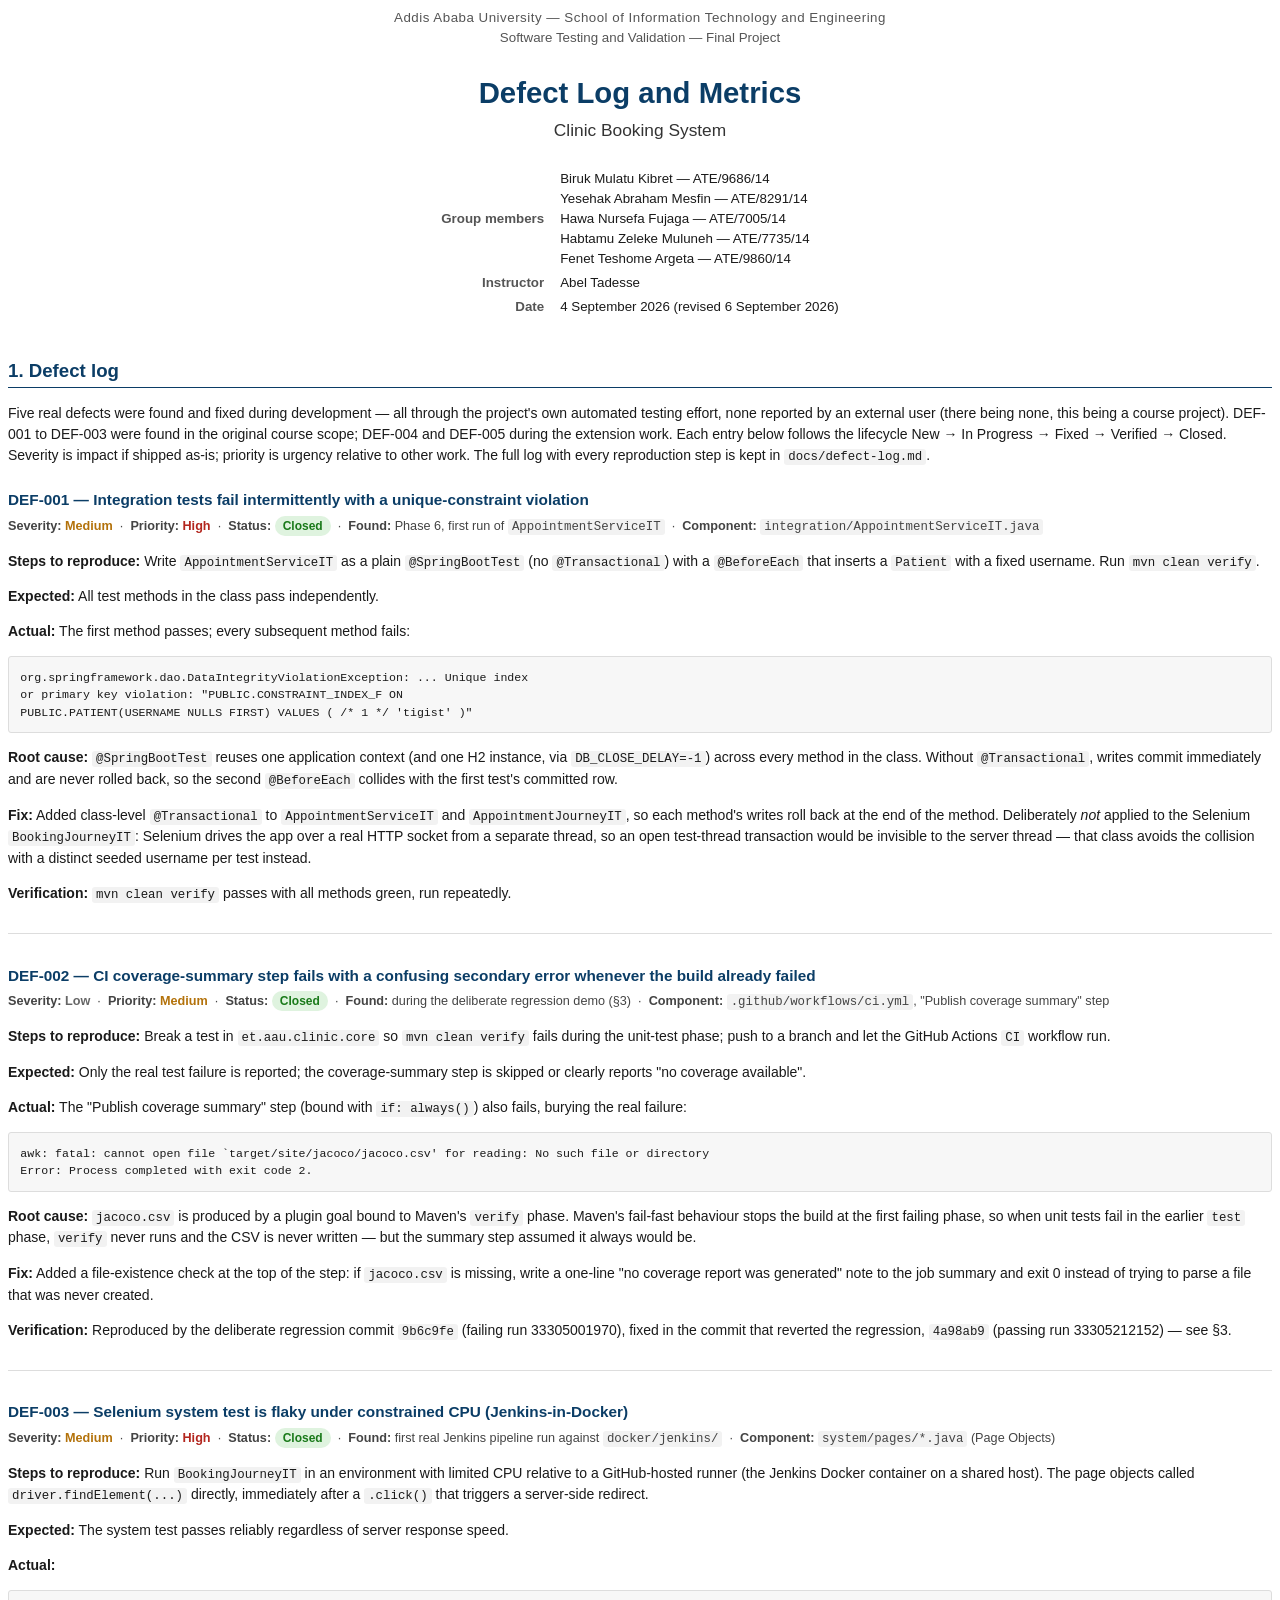
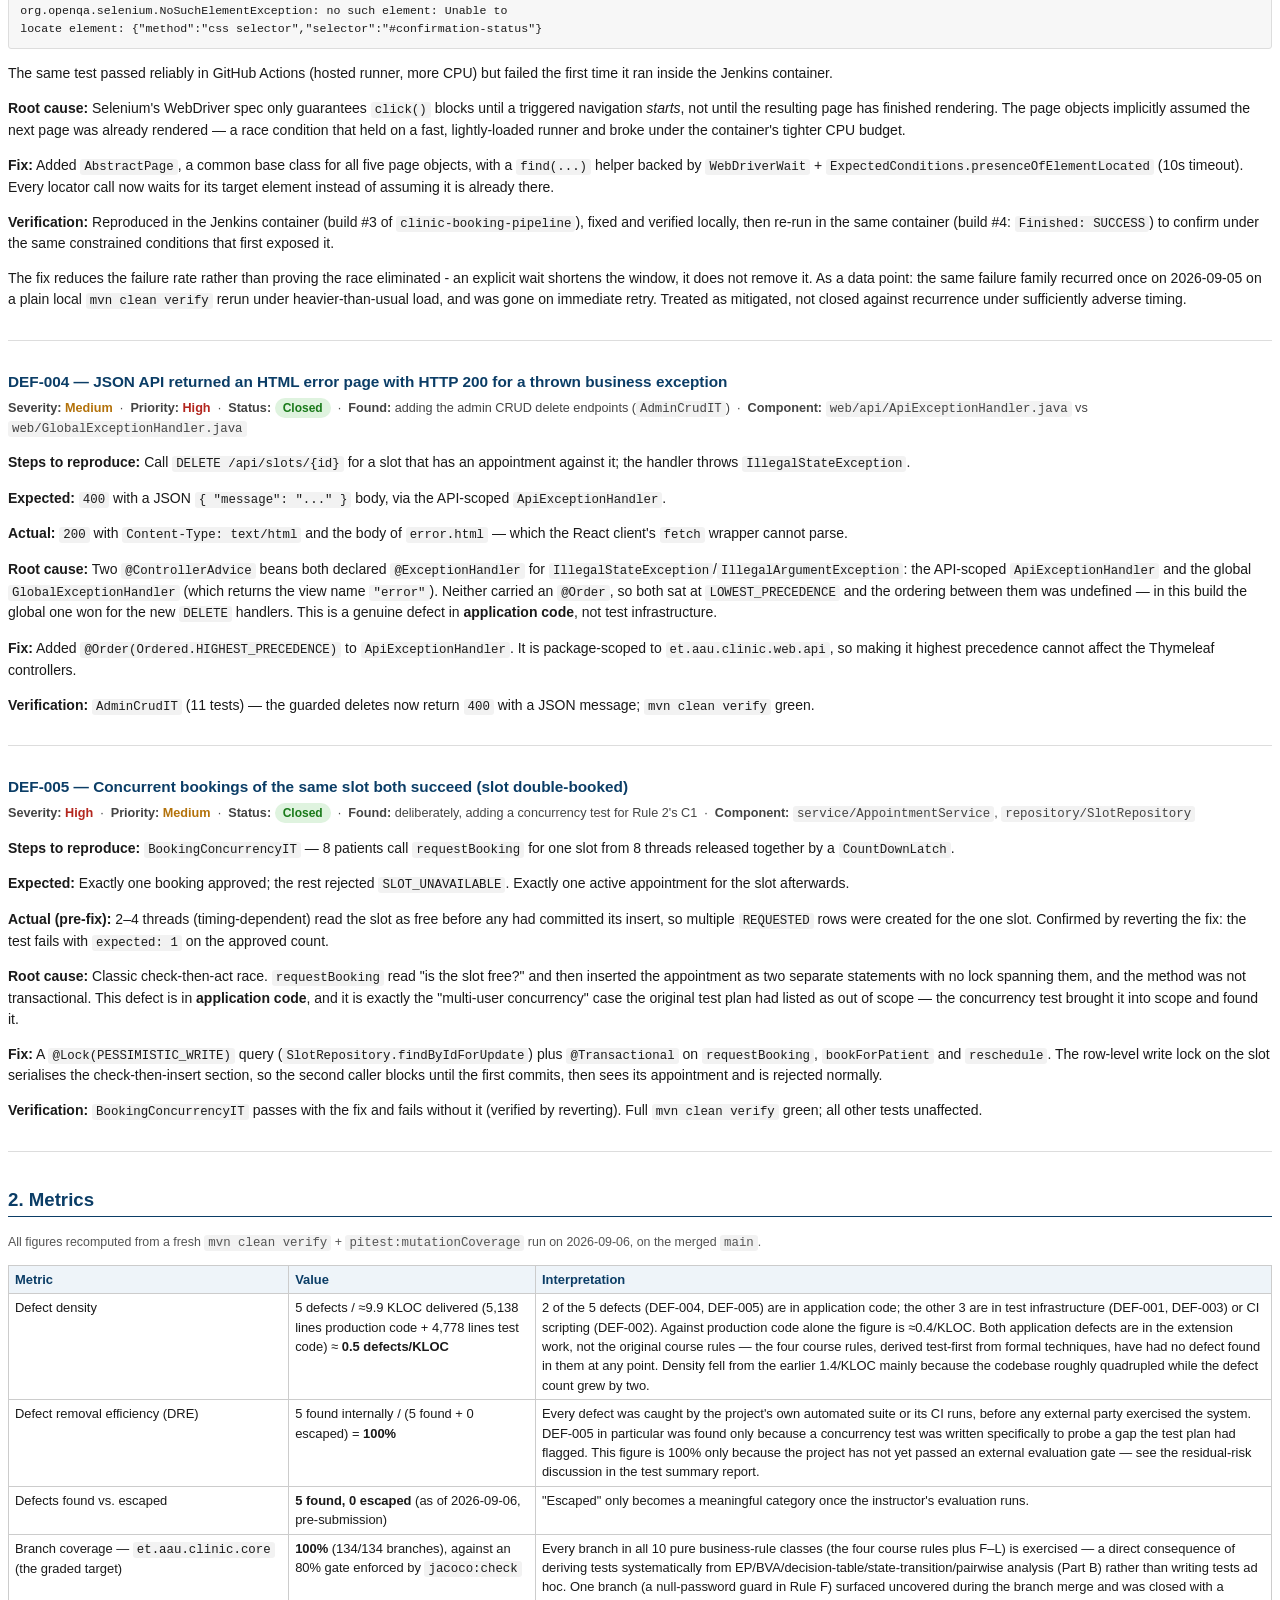
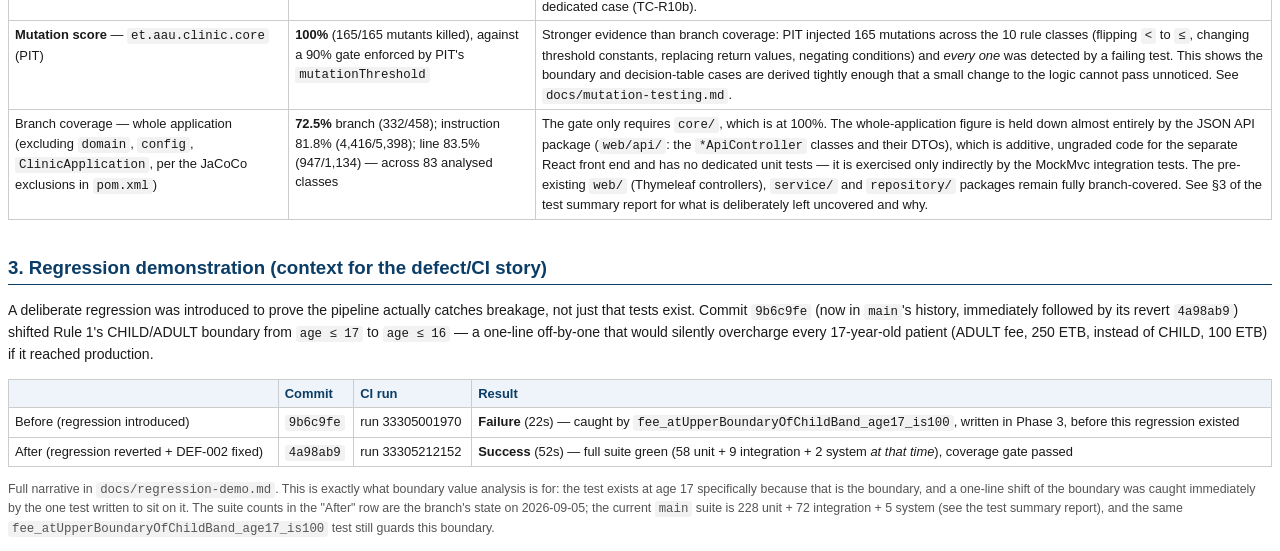
<file: docs/deliverables/03-defect-log-and-metrics.html>
<!DOCTYPE html>
<html lang="en">
<head>
<meta charset="utf-8">
<title>Defect Log and Metrics — Clinic Booking System</title>
<style>
  @page { margin: 22mm 18mm; }
  body { font-family: "Helvetica Neue", Arial, sans-serif; color: #1a1a1a; font-size: 10.5pt; line-height: 1.5; }
  .titleblock { text-align: center; margin-bottom: 10mm; }
  .titleblock .university { color: #555; font-size: 10pt; letter-spacing: 0.5px; }
  .titleblock .course { color: #555; font-size: 10pt; margin-bottom: 6mm; }
  .titleblock h1 { font-size: 22pt; margin: 2mm 0 1mm 0; color: #0b3d66; }
  .titleblock .subtitle { font-size: 13pt; color: #333; margin-bottom: 6mm; }
  table.meta { margin: 0 auto; border-collapse: collapse; font-size: 10pt; }
  table.meta th { text-align: right; padding: 2px 8px; color: #555; font-weight: 600; }
  table.meta td { text-align: left; padding: 2px 8px; }
  h2 { color: #0b3d66; font-size: 14pt; border-bottom: 1.5px solid #0b3d66; padding-bottom: 2px; margin-top: 9mm; }
  h3 { color: #0b3d66; font-size: 11.5pt; margin-top: 6mm; margin-bottom: 2mm; }
  table.data { border-collapse: collapse; width: 100%; margin: 3mm 0; font-size: 9.7pt; }
  table.data th, table.data td { border: 1px solid #ccc; padding: 4px 6px; text-align: left; vertical-align: top; }
  table.data th { background: #eef4f9; color: #0b3d66; }
  code { background: #f2f2f2; padding: 1px 4px; border-radius: 3px; font-family: "Courier New", monospace; font-size: 9.3pt; }
  pre { background: #f7f7f7; border: 1px solid #ddd; padding: 3mm; font-size: 8.7pt; overflow-x: auto; border-radius: 3px; }
  .note { background: #fff9e6; border-left: 3px solid #e0b400; padding: 2mm 4mm; font-size: 10pt; margin: 3mm 0; }
  .small { font-size: 9.3pt; color: #555; }
  .page-break { page-break-before: always; }
  .badge { display: inline-block; padding: 1px 8px; border-radius: 10px; font-size: 9pt; font-weight: 600; }
  .badge.closed { background: #dff3df; color: #1a7a1a; }
  .sev-med { color: #b3720b; font-weight: 600; }
  .sev-low { color: #666; font-weight: 600; }
  .pri-high { color: #b3261e; font-weight: 600; }
  .pri-med { color: #b3720b; font-weight: 600; }
  .defect { margin-bottom: 8mm; padding-bottom: 4mm; border-bottom: 1px solid #ddd; }
  .defect h3 { margin-bottom: 1mm; }
  .meta-line { font-size: 9.5pt; color: #444; margin-bottom: 2mm; }
</style>
</head>
<body>

<div class="titleblock">
  <div class="university">Addis Ababa University — School of Information Technology and Engineering</div>
  <div class="course">Software Testing and Validation — Final Project</div>
  <h1>Defect Log and Metrics</h1>
  <div class="subtitle">Clinic Booking System</div>
  <table class="meta">
    <tr><th>Group members</th><td>
      Biruk Mulatu Kibret &mdash; ATE/9686/14<br>
      Yesehak Abraham Mesfin &mdash; ATE/8291/14<br>
      Hawa Nursefa Fujaga &mdash; ATE/7005/14<br>
      Habtamu Zeleke Muluneh &mdash; ATE/7735/14<br>
      Fenet Teshome Argeta &mdash; ATE/9860/14
    </td></tr>
    <tr><th>Instructor</th><td>Abel Tadesse</td></tr>
    <tr><th>Date</th><td>4 September 2026 (revised 6 September 2026)</td></tr>
  </table>
</div>

<h2>1. Defect log</h2>
<p>Five real defects were found and fixed during development — all through the project's own
automated testing effort, none reported by an external user (there being none, this being a course
project). DEF-001 to DEF-003 were found in the original course scope; DEF-004 and DEF-005 during
the extension work. Each entry below follows the lifecycle New → In Progress → Fixed → Verified →
Closed. Severity is impact if shipped as-is; priority is urgency relative to other work. The full
log with every reproduction step is kept in <code>docs/defect-log.md</code>.</p>

<div class="defect">
  <h3>DEF-001 — Integration tests fail intermittently with a unique-constraint violation</h3>
  <div class="meta-line">
    <strong>Severity:</strong> <span class="sev-med">Medium</span> &nbsp;·&nbsp;
    <strong>Priority:</strong> <span class="pri-high">High</span> &nbsp;·&nbsp;
    <strong>Status:</strong> <span class="badge closed">Closed</span> &nbsp;·&nbsp;
    <strong>Found:</strong> Phase 6, first run of <code>AppointmentServiceIT</code> &nbsp;·&nbsp;
    <strong>Component:</strong> <code>integration/AppointmentServiceIT.java</code>
  </div>
  <p><strong>Steps to reproduce:</strong> Write <code>AppointmentServiceIT</code> as a plain
  <code>@SpringBootTest</code> (no <code>@Transactional</code>) with a <code>@BeforeEach</code> that
  inserts a <code>Patient</code> with a fixed username. Run <code>mvn clean verify</code>.</p>
  <p><strong>Expected:</strong> All test methods in the class pass independently.</p>
  <p><strong>Actual:</strong> The first method passes; every subsequent method fails:</p>
  <pre>org.springframework.dao.DataIntegrityViolationException: ... Unique index
or primary key violation: "PUBLIC.CONSTRAINT_INDEX_F ON
PUBLIC.PATIENT(USERNAME NULLS FIRST) VALUES ( /* 1 */ 'tigist' )"</pre>
  <p><strong>Root cause:</strong> <code>@SpringBootTest</code> reuses one application context (and
  one H2 instance, via <code>DB_CLOSE_DELAY=-1</code>) across every method in the class. Without
  <code>@Transactional</code>, writes commit immediately and are never rolled back, so the second
  <code>@BeforeEach</code> collides with the first test's committed row.</p>
  <p><strong>Fix:</strong> Added class-level <code>@Transactional</code> to
  <code>AppointmentServiceIT</code> and <code>AppointmentJourneyIT</code>, so each method's writes
  roll back at the end of the method. Deliberately <em>not</em> applied to the Selenium
  <code>BookingJourneyIT</code>: Selenium drives the app over a real HTTP socket from a separate
  thread, so an open test-thread transaction would be invisible to the server thread — that class
  avoids the collision with a distinct seeded username per test instead.</p>
  <p><strong>Verification:</strong> <code>mvn clean verify</code> passes with all methods green,
  run repeatedly.</p>
</div>

<div class="defect">
  <h3>DEF-002 — CI coverage-summary step fails with a confusing secondary error whenever the build already failed</h3>
  <div class="meta-line">
    <strong>Severity:</strong> <span class="sev-low">Low</span> &nbsp;·&nbsp;
    <strong>Priority:</strong> <span class="pri-med">Medium</span> &nbsp;·&nbsp;
    <strong>Status:</strong> <span class="badge closed">Closed</span> &nbsp;·&nbsp;
    <strong>Found:</strong> during the deliberate regression demo (§3) &nbsp;·&nbsp;
    <strong>Component:</strong> <code>.github/workflows/ci.yml</code>, "Publish coverage summary" step
  </div>
  <p><strong>Steps to reproduce:</strong> Break a test in <code>et.aau.clinic.core</code> so
  <code>mvn clean verify</code> fails during the unit-test phase; push to a branch and let the
  GitHub Actions <code>CI</code> workflow run.</p>
  <p><strong>Expected:</strong> Only the real test failure is reported; the coverage-summary step is
  skipped or clearly reports "no coverage available".</p>
  <p><strong>Actual:</strong> The "Publish coverage summary" step (bound with <code>if: always()</code>)
  also fails, burying the real failure:</p>
  <pre>awk: fatal: cannot open file `target/site/jacoco/jacoco.csv' for reading: No such file or directory
Error: Process completed with exit code 2.</pre>
  <p><strong>Root cause:</strong> <code>jacoco.csv</code> is produced by a plugin goal bound to
  Maven's <code>verify</code> phase. Maven's fail-fast behaviour stops the build at the first
  failing phase, so when unit tests fail in the earlier <code>test</code> phase, <code>verify</code>
  never runs and the CSV is never written — but the summary step assumed it always would be.</p>
  <p><strong>Fix:</strong> Added a file-existence check at the top of the step: if
  <code>jacoco.csv</code> is missing, write a one-line "no coverage report was generated" note to
  the job summary and exit 0 instead of trying to parse a file that was never created.</p>
  <p><strong>Verification:</strong> Reproduced by the deliberate regression commit
  <code>9b6c9fe</code> (failing run 33305001970), fixed in the commit that reverted the regression,
  <code>4a98ab9</code> (passing run 33305212152) — see §3.</p>
</div>

<div class="defect">
  <h3>DEF-003 — Selenium system test is flaky under constrained CPU (Jenkins-in-Docker)</h3>
  <div class="meta-line">
    <strong>Severity:</strong> <span class="sev-med">Medium</span> &nbsp;·&nbsp;
    <strong>Priority:</strong> <span class="pri-high">High</span> &nbsp;·&nbsp;
    <strong>Status:</strong> <span class="badge closed">Closed</span> &nbsp;·&nbsp;
    <strong>Found:</strong> first real Jenkins pipeline run against <code>docker/jenkins/</code> &nbsp;·&nbsp;
    <strong>Component:</strong> <code>system/pages/*.java</code> (Page Objects)
  </div>
  <p><strong>Steps to reproduce:</strong> Run <code>BookingJourneyIT</code> in an environment with
  limited CPU relative to a GitHub-hosted runner (the Jenkins Docker container on a shared host).
  The page objects called <code>driver.findElement(...)</code> directly, immediately after a
  <code>.click()</code> that triggers a server-side redirect.</p>
  <p><strong>Expected:</strong> The system test passes reliably regardless of server response speed.</p>
  <p><strong>Actual:</strong></p>
  <pre>org.openqa.selenium.NoSuchElementException: no such element: Unable to
locate element: {"method":"css selector","selector":"#confirmation-status"}</pre>
  <p>The same test passed reliably in GitHub Actions (hosted runner, more CPU) but failed the first
  time it ran inside the Jenkins container.</p>
  <p><strong>Root cause:</strong> Selenium's WebDriver spec only guarantees <code>click()</code>
  blocks until a triggered navigation <em>starts</em>, not until the resulting page has finished
  rendering. The page objects implicitly assumed the next page was already rendered — a race
  condition that held on a fast, lightly-loaded runner and broke under the container's tighter CPU
  budget.</p>
  <p><strong>Fix:</strong> Added <code>AbstractPage</code>, a common base class for all five page
  objects, with a <code>find(...)</code> helper backed by <code>WebDriverWait</code> +
  <code>ExpectedConditions.presenceOfElementLocated</code> (10s timeout). Every locator call now
  waits for its target element instead of assuming it is already there.</p>
  <p><strong>Verification:</strong> Reproduced in the Jenkins container (build #3 of
  <code>clinic-booking-pipeline</code>), fixed and verified locally, then re-run in the same
  container (build #4: <code>Finished: SUCCESS</code>) to confirm under the same constrained
  conditions that first exposed it.</p>
  <p>The fix reduces the failure rate rather than proving the race eliminated - an explicit wait
  shortens the window, it does not remove it. As a data point: the same failure family recurred
  once on 2026-09-05 on a plain local <code>mvn clean verify</code> rerun under heavier-than-usual
  load, and was gone on immediate retry. Treated as mitigated, not closed against recurrence under
  sufficiently adverse timing.</p>
</div>

<div class="defect">
  <h3>DEF-004 — JSON API returned an HTML error page with HTTP 200 for a thrown business exception</h3>
  <div class="meta-line">
    <strong>Severity:</strong> <span class="sev-med">Medium</span> &nbsp;·&nbsp;
    <strong>Priority:</strong> <span class="pri-high">High</span> &nbsp;·&nbsp;
    <strong>Status:</strong> <span class="badge closed">Closed</span> &nbsp;·&nbsp;
    <strong>Found:</strong> adding the admin CRUD delete endpoints (<code>AdminCrudIT</code>) &nbsp;·&nbsp;
    <strong>Component:</strong> <code>web/api/ApiExceptionHandler.java</code> vs <code>web/GlobalExceptionHandler.java</code>
  </div>
  <p><strong>Steps to reproduce:</strong> Call <code>DELETE /api/slots/{id}</code> for a slot that
  has an appointment against it; the handler throws <code>IllegalStateException</code>.</p>
  <p><strong>Expected:</strong> <code>400</code> with a JSON <code>{ "message": "..." }</code> body,
  via the API-scoped <code>ApiExceptionHandler</code>.</p>
  <p><strong>Actual:</strong> <code>200</code> with <code>Content-Type: text/html</code> and the
  body of <code>error.html</code> — which the React client's <code>fetch</code> wrapper cannot
  parse.</p>
  <p><strong>Root cause:</strong> Two <code>@ControllerAdvice</code> beans both declared
  <code>@ExceptionHandler</code> for <code>IllegalStateException</code>/<code>IllegalArgumentException</code>:
  the API-scoped <code>ApiExceptionHandler</code> and the global <code>GlobalExceptionHandler</code>
  (which returns the view name <code>"error"</code>). Neither carried an <code>@Order</code>, so
  both sat at <code>LOWEST_PRECEDENCE</code> and the ordering between them was undefined — in this
  build the global one won for the new <code>DELETE</code> handlers. This is a genuine defect in
  <strong>application code</strong>, not test infrastructure.</p>
  <p><strong>Fix:</strong> Added <code>@Order(Ordered.HIGHEST_PRECEDENCE)</code> to
  <code>ApiExceptionHandler</code>. It is package-scoped to <code>et.aau.clinic.web.api</code>, so
  making it highest precedence cannot affect the Thymeleaf controllers.</p>
  <p><strong>Verification:</strong> <code>AdminCrudIT</code> (11 tests) — the guarded deletes now
  return <code>400</code> with a JSON message; <code>mvn clean verify</code> green.</p>
</div>

<div class="defect">
  <h3>DEF-005 — Concurrent bookings of the same slot both succeed (slot double-booked)</h3>
  <div class="meta-line">
    <strong>Severity:</strong> <span class="pri-high">High</span> &nbsp;·&nbsp;
    <strong>Priority:</strong> <span class="pri-med">Medium</span> &nbsp;·&nbsp;
    <strong>Status:</strong> <span class="badge closed">Closed</span> &nbsp;·&nbsp;
    <strong>Found:</strong> deliberately, adding a concurrency test for Rule 2's C1 &nbsp;·&nbsp;
    <strong>Component:</strong> <code>service/AppointmentService</code>, <code>repository/SlotRepository</code>
  </div>
  <p><strong>Steps to reproduce:</strong> <code>BookingConcurrencyIT</code> — 8 patients call
  <code>requestBooking</code> for one slot from 8 threads released together by a
  <code>CountDownLatch</code>.</p>
  <p><strong>Expected:</strong> Exactly one booking approved; the rest rejected
  <code>SLOT_UNAVAILABLE</code>. Exactly one active appointment for the slot afterwards.</p>
  <p><strong>Actual (pre-fix):</strong> 2–4 threads (timing-dependent) read the slot as free before
  any had committed its insert, so multiple <code>REQUESTED</code> rows were created for the one
  slot. Confirmed by reverting the fix: the test fails with <code>expected: 1</code> on the
  approved count.</p>
  <p><strong>Root cause:</strong> Classic check-then-act race. <code>requestBooking</code> read
  "is the slot free?" and then inserted the appointment as two separate statements with no lock
  spanning them, and the method was not transactional. This defect is in <strong>application
  code</strong>, and it is exactly the "multi-user concurrency" case the original test plan had
  listed as out of scope — the concurrency test brought it into scope and found it.</p>
  <p><strong>Fix:</strong> A <code>@Lock(PESSIMISTIC_WRITE)</code> query
  (<code>SlotRepository.findByIdForUpdate</code>) plus <code>@Transactional</code> on
  <code>requestBooking</code>, <code>bookForPatient</code> and <code>reschedule</code>. The
  row-level write lock on the slot serialises the check-then-insert section, so the second caller
  blocks until the first commits, then sees its appointment and is rejected normally.</p>
  <p><strong>Verification:</strong> <code>BookingConcurrencyIT</code> passes with the fix and fails
  without it (verified by reverting). Full <code>mvn clean verify</code> green; all other tests
  unaffected.</p>
</div>

<h2>2. Metrics</h2>
<p class="small">All figures recomputed from a fresh <code>mvn clean verify</code> +
<code>pitest:mutationCoverage</code> run on 2026-09-06, on the merged <code>main</code>.</p>
<table class="data">
  <tr><th>Metric</th><th>Value</th><th>Interpretation</th></tr>
  <tr>
    <td>Defect density</td>
    <td>5 defects / ≈9.9 KLOC delivered (5,138 lines production code + 4,778 lines test code)
        ≈ <strong>0.5 defects/KLOC</strong></td>
    <td>2 of the 5 defects (DEF-004, DEF-005) are in application code; the other 3 are in test
        infrastructure (DEF-001, DEF-003) or CI scripting (DEF-002). Against production code
        alone the figure is ≈0.4/KLOC. Both application defects are in the extension work, not the
        original course rules — the four course rules, derived test-first from formal techniques,
        have had no defect found in them at any point. Density fell from the earlier 1.4/KLOC
        mainly because the codebase roughly quadrupled while the defect count grew by two.</td>
  </tr>
  <tr>
    <td>Defect removal efficiency (DRE)</td>
    <td>5 found internally / (5 found + 0 escaped) = <strong>100%</strong></td>
    <td>Every defect was caught by the project's own automated suite or its CI runs, before any
        external party exercised the system. DEF-005 in particular was found only because a
        concurrency test was written specifically to probe a gap the test plan had flagged. This
        figure is 100% only because the project has not yet passed an external evaluation gate —
        see the residual-risk discussion in the test summary report.</td>
  </tr>
  <tr>
    <td>Defects found vs. escaped</td>
    <td><strong>5 found, 0 escaped</strong> (as of 2026-09-06, pre-submission)</td>
    <td>"Escaped" only becomes a meaningful category once the instructor's evaluation runs.</td>
  </tr>
  <tr>
    <td>Branch coverage — <code>et.aau.clinic.core</code> (the graded target)</td>
    <td><strong>100%</strong> (134/134 branches), against an 80% gate enforced by
        <code>jacoco:check</code></td>
    <td>Every branch in all 10 pure business-rule classes (the four course rules plus F–L) is
        exercised — a direct consequence of deriving tests systematically from
        EP/BVA/decision-table/state-transition/pairwise analysis (Part B) rather than writing tests
        ad hoc. One branch (a null-password guard in Rule F) surfaced uncovered during the
        branch merge and was closed with a dedicated case (TC-R10b).</td>
  </tr>
  <tr>
    <td><strong>Mutation score</strong> — <code>et.aau.clinic.core</code> (PIT)</td>
    <td><strong>100%</strong> (165/165 mutants killed), against a 90% gate enforced by PIT's
        <code>mutationThreshold</code></td>
    <td>Stronger evidence than branch coverage: PIT injected 165 mutations across the 10 rule
        classes (flipping <code>&lt;</code> to <code>&le;</code>, changing threshold constants,
        replacing return values, negating conditions) and <em>every one</em> was detected by a
        failing test. This shows the boundary and decision-table cases are derived tightly enough
        that a small change to the logic cannot pass unnoticed. See
        <code>docs/mutation-testing.md</code>.</td>
  </tr>
  <tr>
    <td>Branch coverage — whole application (excluding <code>domain</code>, <code>config</code>,
        <code>ClinicApplication</code>, per the JaCoCo exclusions in <code>pom.xml</code>)</td>
    <td><strong>72.5%</strong> branch (332/458); instruction 81.8% (4,416/5,398); line 83.5%
        (947/1,134) — across 83 analysed classes</td>
    <td>The gate only requires <code>core/</code>, which is at 100%. The whole-application figure
        is held down almost entirely by the JSON API package (<code>web/api/</code>:
        the <code>*ApiController</code> classes and their DTOs), which is additive, ungraded code
        for the separate React front end and has no dedicated unit tests — it is exercised only
        indirectly by the MockMvc integration tests. The pre-existing <code>web/</code> (Thymeleaf
        controllers), <code>service/</code> and <code>repository/</code> packages remain fully
        branch-covered. See §3 of the test summary report for what is deliberately left uncovered
        and why.</td>
  </tr>
</table>

<h2>3. Regression demonstration (context for the defect/CI story)</h2>
<p>A deliberate regression was introduced to prove the pipeline actually catches breakage, not just
that tests exist. Commit <code>9b6c9fe</code> (now in <code>main</code>'s history, immediately
followed by its revert <code>4a98ab9</code>) shifted Rule 1's
CHILD/ADULT boundary from <code>age &le; 17</code> to <code>age &le; 16</code> — a one-line off-by-one
that would silently overcharge every 17-year-old patient (ADULT fee, 250 ETB, instead of CHILD, 100
ETB) if it reached production.</p>
<table class="data">
  <tr><th></th><th>Commit</th><th>CI run</th><th>Result</th></tr>
  <tr><td>Before (regression introduced)</td><td><code>9b6c9fe</code></td><td>run 33305001970</td><td><strong>Failure</strong> (22s) — caught by <code>fee_atUpperBoundaryOfChildBand_age17_is100</code>, written in Phase 3, before this regression existed</td></tr>
  <tr><td>After (regression reverted + DEF-002 fixed)</td><td><code>4a98ab9</code></td><td>run 33305212152</td><td><strong>Success</strong> (52s) — full suite green (58 unit + 9 integration + 2 system <em>at that time</em>), coverage gate passed</td></tr>
</table>
<p class="small">Full narrative in <code>docs/regression-demo.md</code>. This is exactly what
boundary value analysis is for: the test exists at age 17 specifically because that is the
boundary, and a one-line shift of the boundary was caught immediately by the one test written to
sit on it. The suite counts in the "After" row are the branch's state on 2026-09-05; the current
<code>main</code> suite is 228 unit + 72 integration + 5 system (see the test summary report), and
the same <code>fee_atUpperBoundaryOfChildBand_age17_is100</code> test still guards this boundary.</p>

</body>
</html>
</file>
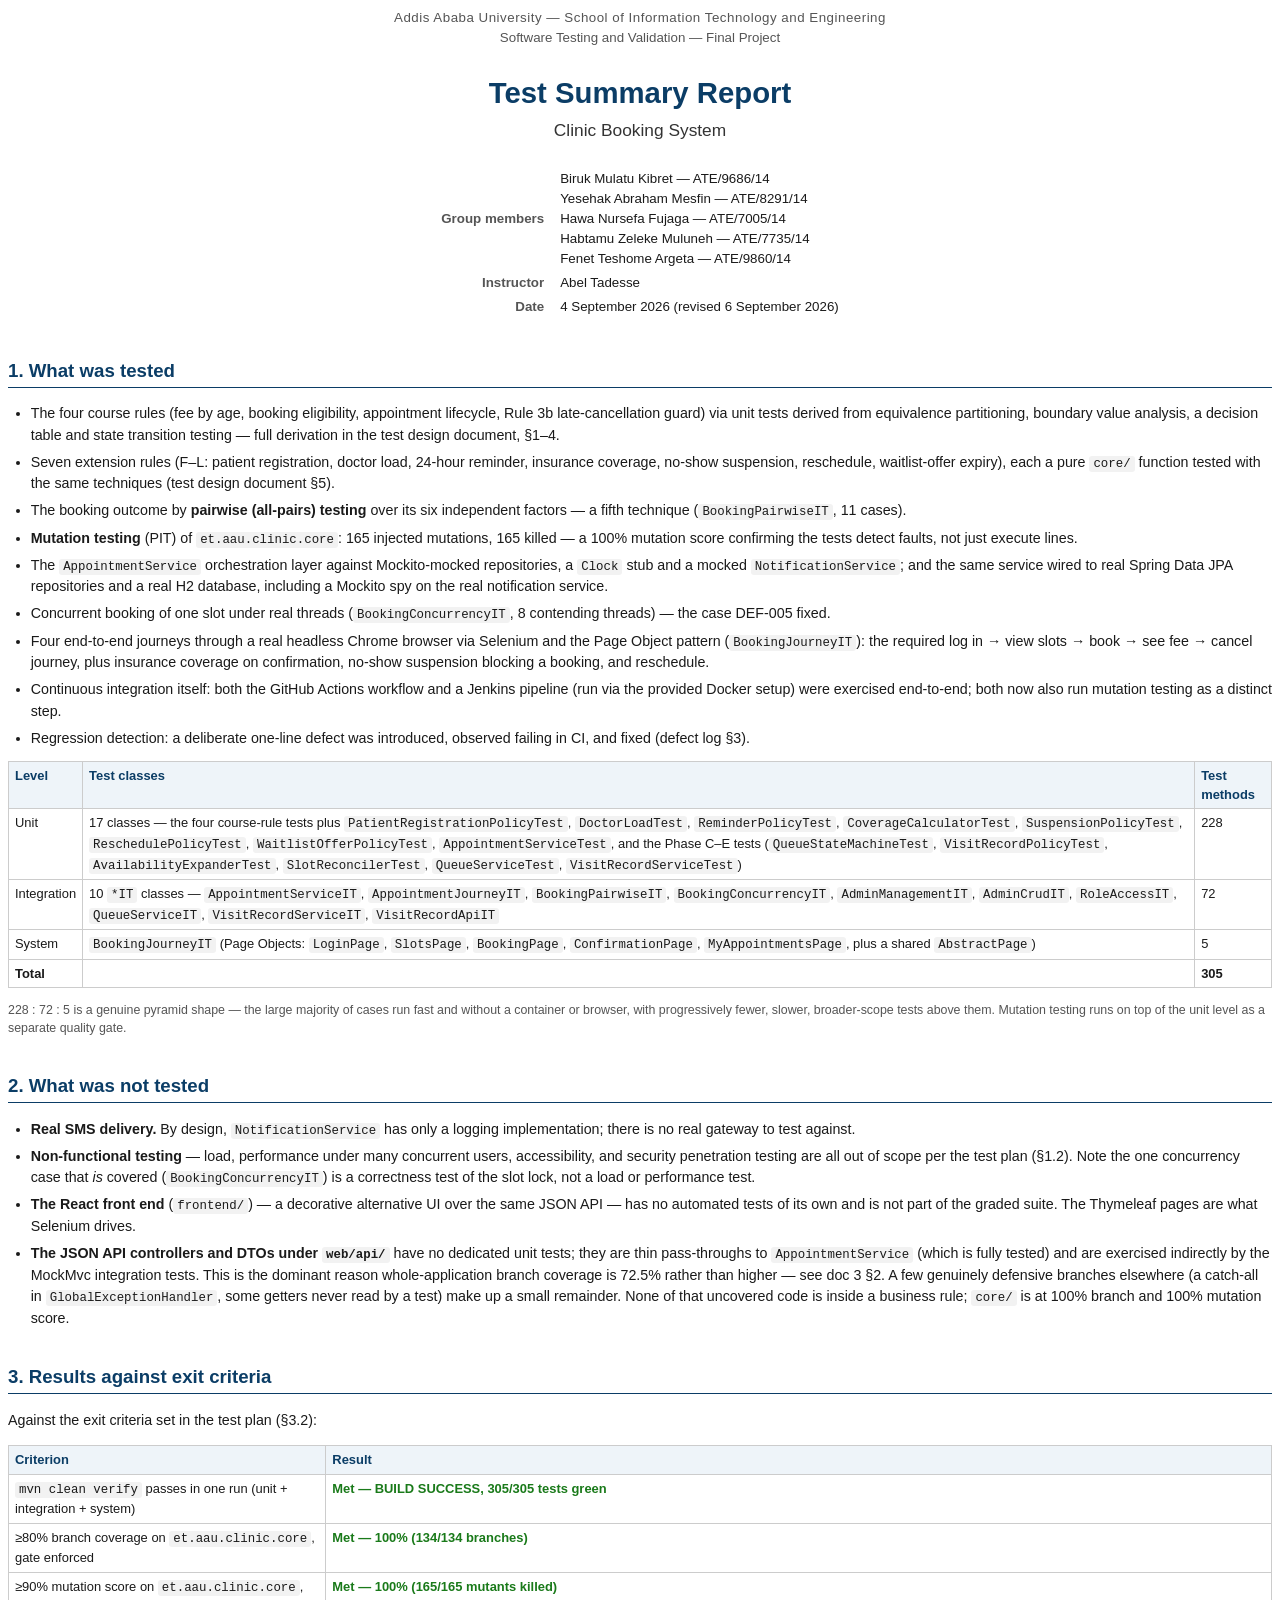
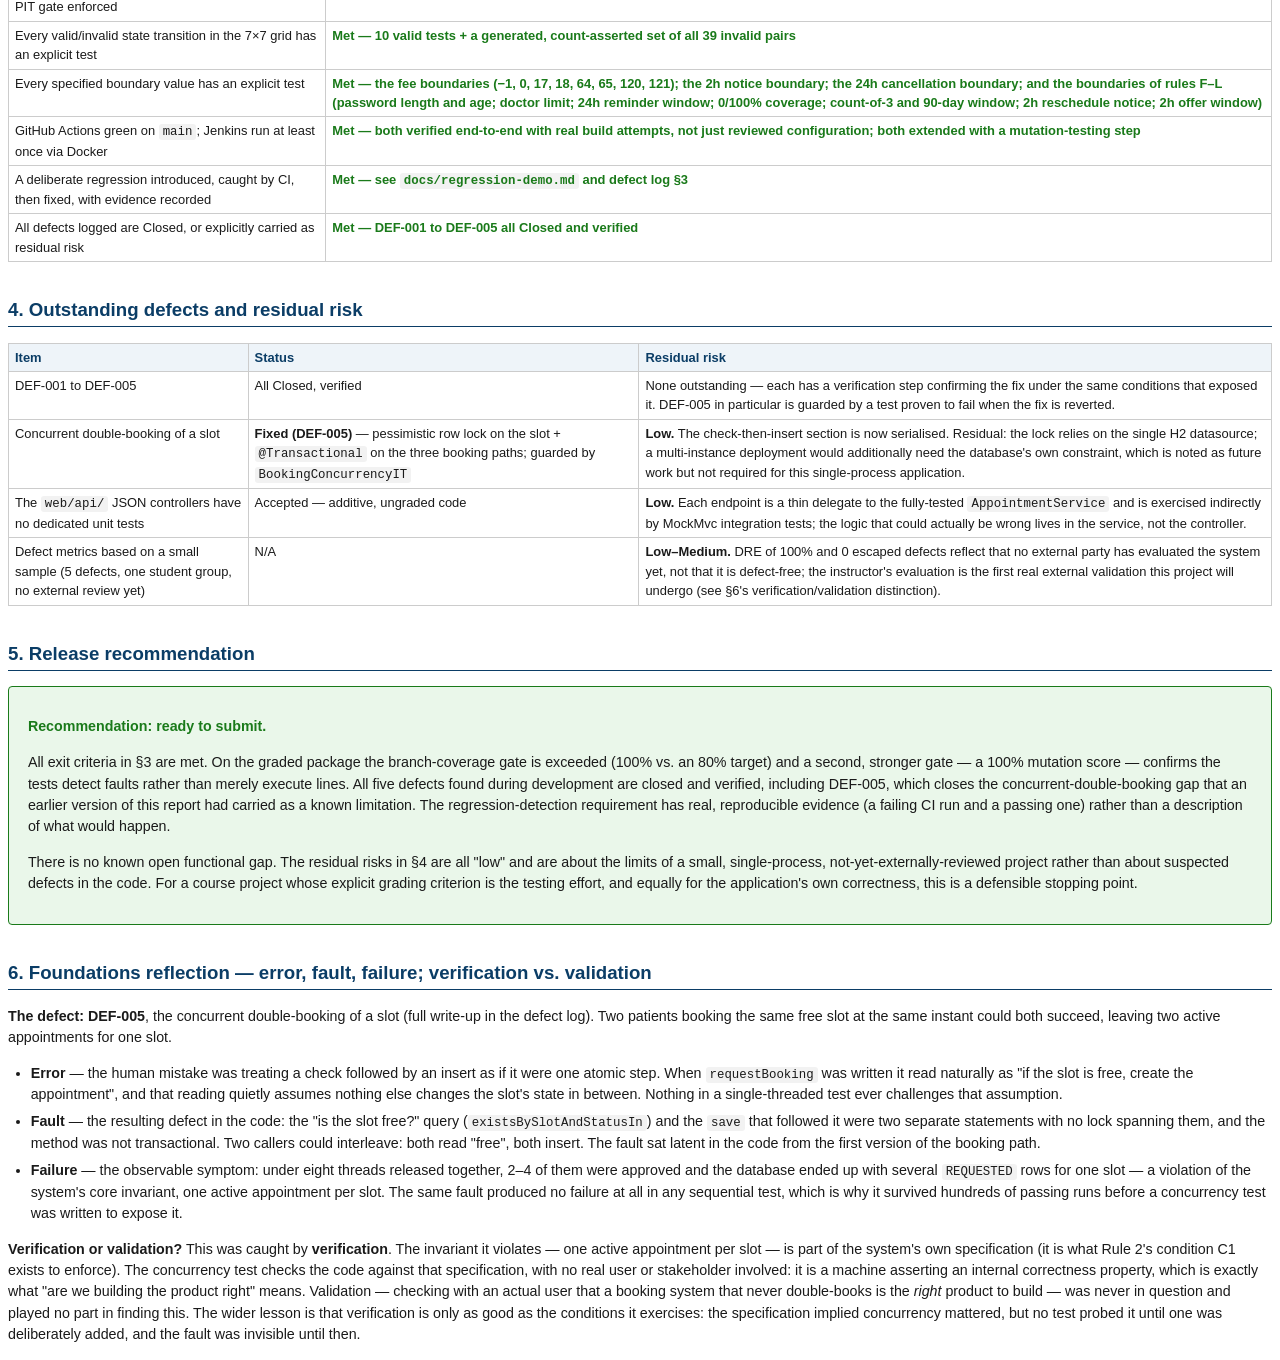
<file: docs/deliverables/04-test-summary-and-reflection.html>
<!DOCTYPE html>
<html lang="en">
<head>
<meta charset="utf-8">
<title>Test Summary Report — Clinic Booking System</title>
<style>
  @page { margin: 22mm 18mm; }
  body { font-family: "Helvetica Neue", Arial, sans-serif; color: #1a1a1a; font-size: 10.7pt; line-height: 1.5; }
  .titleblock { text-align: center; margin-bottom: 10mm; }
  .titleblock .university { color: #555; font-size: 10pt; letter-spacing: 0.5px; }
  .titleblock .course { color: #555; font-size: 10pt; margin-bottom: 6mm; }
  .titleblock h1 { font-size: 22pt; margin: 2mm 0 1mm 0; color: #0b3d66; }
  .titleblock .subtitle { font-size: 13pt; color: #333; margin-bottom: 6mm; }
  table.meta { margin: 0 auto; border-collapse: collapse; font-size: 10pt; }
  table.meta th { text-align: right; padding: 2px 8px; color: #555; font-weight: 600; }
  table.meta td { text-align: left; padding: 2px 8px; }
  h2 { color: #0b3d66; font-size: 14pt; border-bottom: 1.5px solid #0b3d66; padding-bottom: 2px; margin-top: 9mm; }
  h3 { color: #0b3d66; font-size: 11.5pt; margin-top: 6mm; margin-bottom: 2mm; }
  table.data { border-collapse: collapse; width: 100%; margin: 3mm 0; font-size: 9.7pt; }
  table.data th, table.data td { border: 1px solid #ccc; padding: 4px 6px; text-align: left; vertical-align: top; }
  table.data th { background: #eef4f9; color: #0b3d66; }
  code { background: #f2f2f2; padding: 1px 4px; border-radius: 3px; font-family: "Courier New", monospace; font-size: 9.3pt; }
  ul, ol { margin: 2mm 0; padding-left: 6mm; }
  li { margin-bottom: 1.5mm; }
  .note { background: #fff9e6; border-left: 3px solid #e0b400; padding: 2mm 4mm; font-size: 10pt; margin: 3mm 0; }
  .verdict { background: #eaf7ea; border: 1.5px solid #1a7a1a; border-radius: 4px; padding: 4mm 5mm; margin: 4mm 0; }
  .verdict strong { color: #1a7a1a; }
  .small { font-size: 9.3pt; color: #555; }
  .page-break { page-break-before: always; }
  .yes { color: #1a7a1a; font-weight: 600; }
  .partial { color: #b3720b; font-weight: 600; }
</style>
</head>
<body>

<div class="titleblock">
  <div class="university">Addis Ababa University — School of Information Technology and Engineering</div>
  <div class="course">Software Testing and Validation — Final Project</div>
  <h1>Test Summary Report</h1>
  <div class="subtitle">Clinic Booking System</div>
  <table class="meta">
    <tr><th>Group members</th><td>
      Biruk Mulatu Kibret &mdash; ATE/9686/14<br>
      Yesehak Abraham Mesfin &mdash; ATE/8291/14<br>
      Hawa Nursefa Fujaga &mdash; ATE/7005/14<br>
      Habtamu Zeleke Muluneh &mdash; ATE/7735/14<br>
      Fenet Teshome Argeta &mdash; ATE/9860/14
    </td></tr>
    <tr><th>Instructor</th><td>Abel Tadesse</td></tr>
    <tr><th>Date</th><td>4 September 2026 (revised 6 September 2026)</td></tr>
  </table>
</div>

<h2>1. What was tested</h2>
<ul>
  <li>The four course rules (fee by age, booking eligibility, appointment lifecycle, Rule 3b
      late-cancellation guard) via unit tests derived from equivalence partitioning, boundary value
      analysis, a decision table and state transition testing — full derivation in the test design
      document, §1–4.</li>
  <li>Seven extension rules (F–L: patient registration, doctor load, 24-hour reminder, insurance
      coverage, no-show suspension, reschedule, waitlist-offer expiry), each a pure
      <code>core/</code> function tested with the same techniques (test design document §5).</li>
  <li>The booking outcome by <strong>pairwise (all-pairs) testing</strong> over its six independent
      factors — a fifth technique (<code>BookingPairwiseIT</code>, 11 cases).</li>
  <li><strong>Mutation testing</strong> (PIT) of <code>et.aau.clinic.core</code>: 165 injected
      mutations, 165 killed — a 100% mutation score confirming the tests detect faults, not just
      execute lines.</li>
  <li>The <code>AppointmentService</code> orchestration layer against Mockito-mocked repositories,
      a <code>Clock</code> stub and a mocked <code>NotificationService</code>; and the same service
      wired to real Spring Data JPA repositories and a real H2 database, including a Mockito spy on
      the real notification service.</li>
  <li>Concurrent booking of one slot under real threads (<code>BookingConcurrencyIT</code>, 8
      contending threads) — the case DEF-005 fixed.</li>
  <li>Four end-to-end journeys through a real headless Chrome browser via Selenium and the Page
      Object pattern (<code>BookingJourneyIT</code>): the required log in → view slots → book →
      see fee → cancel journey, plus insurance coverage on confirmation, no-show suspension
      blocking a booking, and reschedule.</li>
  <li>Continuous integration itself: both the GitHub Actions workflow and a Jenkins pipeline (run
      via the provided Docker setup) were exercised end-to-end; both now also run mutation testing
      as a distinct step.</li>
  <li>Regression detection: a deliberate one-line defect was introduced, observed failing in CI,
      and fixed (defect log §3).</li>
</ul>
<table class="data">
  <tr><th>Level</th><th>Test classes</th><th>Test methods</th></tr>
  <tr><td>Unit</td><td>17 classes — the four course-rule tests plus
      <code>PatientRegistrationPolicyTest</code>, <code>DoctorLoadTest</code>,
      <code>ReminderPolicyTest</code>, <code>CoverageCalculatorTest</code>,
      <code>SuspensionPolicyTest</code>, <code>ReschedulePolicyTest</code>,
      <code>WaitlistOfferPolicyTest</code>, <code>AppointmentServiceTest</code>,
      and the Phase C–E tests (<code>QueueStateMachineTest</code>, <code>VisitRecordPolicyTest</code>,
      <code>AvailabilityExpanderTest</code>, <code>SlotReconcilerTest</code>,
      <code>QueueServiceTest</code>, <code>VisitRecordServiceTest</code>)</td>
      <td>228</td></tr>
  <tr><td>Integration</td><td>10 <code>*IT</code> classes — <code>AppointmentServiceIT</code>,
      <code>AppointmentJourneyIT</code>, <code>BookingPairwiseIT</code>,
      <code>BookingConcurrencyIT</code>, <code>AdminManagementIT</code>, <code>AdminCrudIT</code>,
      <code>RoleAccessIT</code>, <code>QueueServiceIT</code>, <code>VisitRecordServiceIT</code>,
      <code>VisitRecordApiIT</code></td>
      <td>72</td></tr>
  <tr><td>System</td><td><code>BookingJourneyIT</code> (Page Objects: <code>LoginPage</code>,
      <code>SlotsPage</code>, <code>BookingPage</code>, <code>ConfirmationPage</code>,
      <code>MyAppointmentsPage</code>, plus a shared <code>AbstractPage</code>)</td><td>5</td></tr>
  <tr><td><strong>Total</strong></td><td></td><td><strong>305</strong></td></tr>
</table>
<p class="small">228 : 72 : 5 is a genuine pyramid shape — the large majority of cases run fast and
without a container or browser, with progressively fewer, slower, broader-scope tests above them.
Mutation testing runs on top of the unit level as a separate quality gate.</p>

<h2>2. What was not tested</h2>
<ul>
  <li><strong>Real SMS delivery.</strong> By design, <code>NotificationService</code> has only a
      logging implementation; there is no real gateway to test against.</li>
  <li><strong>Non-functional testing</strong> — load, performance under many concurrent users,
      accessibility, and security penetration testing are all out of scope per the test plan (§1.2).
      Note the one concurrency case that <em>is</em> covered (<code>BookingConcurrencyIT</code>) is
      a correctness test of the slot lock, not a load or performance test.</li>
  <li><strong>The React front end</strong> (<code>frontend/</code>) — a decorative alternative UI
      over the same JSON API — has no automated tests of its own and is not part of the graded
      suite. The Thymeleaf pages are what Selenium drives.</li>
  <li><strong>The JSON API controllers and DTOs under <code>web/api/</code></strong> have no
      dedicated unit tests; they are thin pass-throughs to <code>AppointmentService</code> (which
      is fully tested) and are exercised indirectly by the MockMvc integration tests. This is the
      dominant reason whole-application branch coverage is 72.5% rather than higher — see doc 3 §2.
      A few genuinely defensive branches elsewhere (a catch-all in
      <code>GlobalExceptionHandler</code>, some getters never read by a test) make up a small
      remainder. None of that uncovered code is inside a business rule; <code>core/</code> is at
      100% branch and 100% mutation score.</li>
</ul>

<h2>3. Results against exit criteria</h2>
<p>Against the exit criteria set in the test plan (§3.2):</p>
<table class="data">
  <tr><th>Criterion</th><th>Result</th></tr>
  <tr><td><code>mvn clean verify</code> passes in one run (unit + integration + system)</td>
      <td class="yes">Met — BUILD SUCCESS, 305/305 tests green</td></tr>
  <tr><td>≥80% branch coverage on <code>et.aau.clinic.core</code>, gate enforced</td>
      <td class="yes">Met — 100% (134/134 branches)</td></tr>
  <tr><td>≥90% mutation score on <code>et.aau.clinic.core</code>, PIT gate enforced</td>
      <td class="yes">Met — 100% (165/165 mutants killed)</td></tr>
  <tr><td>Every valid/invalid state transition in the 7×7 grid has an explicit test</td>
      <td class="yes">Met — 10 valid tests + a generated, count-asserted set of all 39 invalid
      pairs</td></tr>
  <tr><td>Every specified boundary value has an explicit test</td>
      <td class="yes">Met — the fee boundaries (−1, 0, 17, 18, 64, 65, 120, 121); the 2h notice
      boundary; the 24h cancellation boundary; and the boundaries of rules F–L (password length
      and age; doctor limit; 24h reminder window; 0/100% coverage; count-of-3 and 90-day window;
      2h reschedule notice; 2h offer window)</td></tr>
  <tr><td>GitHub Actions green on <code>main</code>; Jenkins run at least once via Docker</td>
      <td class="yes">Met — both verified end-to-end with real build attempts, not just reviewed
      configuration; both extended with a mutation-testing step</td></tr>
  <tr><td>A deliberate regression introduced, caught by CI, then fixed, with evidence recorded</td>
      <td class="yes">Met — see <code>docs/regression-demo.md</code> and defect log §3</td></tr>
  <tr><td>All defects logged are Closed, or explicitly carried as residual risk</td>
      <td class="yes">Met — DEF-001 to DEF-005 all Closed and verified</td></tr>
</table>

<h2>4. Outstanding defects and residual risk</h2>
<table class="data">
  <tr><th>Item</th><th>Status</th><th>Residual risk</th></tr>
  <tr><td>DEF-001 to DEF-005</td><td>All Closed, verified</td><td>None outstanding — each has a
      verification step confirming the fix under the same conditions that exposed it. DEF-005 in
      particular is guarded by a test proven to fail when the fix is reverted.</td></tr>
  <tr><td>Concurrent double-booking of a slot</td><td><strong>Fixed (DEF-005)</strong> — pessimistic
      row lock on the slot + <code>@Transactional</code> on the three booking paths; guarded by
      <code>BookingConcurrencyIT</code></td>
      <td><strong>Low.</strong> The check-then-insert section is now serialised. Residual: the lock
      relies on the single H2 datasource; a multi-instance deployment would additionally need the
      database's own constraint, which is noted as future work but not required for this
      single-process application.</td></tr>
  <tr><td>The <code>web/api/</code> JSON controllers have no dedicated unit tests</td>
      <td>Accepted — additive, ungraded code</td>
      <td><strong>Low.</strong> Each endpoint is a thin delegate to the fully-tested
      <code>AppointmentService</code> and is exercised indirectly by MockMvc integration tests; the
      logic that could actually be wrong lives in the service, not the controller.</td></tr>
  <tr><td>Defect metrics based on a small sample (5 defects, one student group, no external review
      yet)</td>
      <td>N/A</td><td><strong>Low–Medium.</strong> DRE of 100% and 0 escaped defects reflect that no
      external party has evaluated the system yet, not that it is defect-free; the instructor's
      evaluation is the first real external validation this project will undergo (see §6's
      verification/validation distinction).</td></tr>
</table>

<h2>5. Release recommendation</h2>
<div class="verdict">
<p><strong>Recommendation: ready to submit.</strong></p>
<p>All exit criteria in §3 are met. On the graded package the branch-coverage gate is exceeded
(100% vs. an 80% target) and a second, stronger gate — a 100% mutation score — confirms the tests
detect faults rather than merely execute lines. All five defects found during development are closed
and verified, including DEF-005, which closes the concurrent-double-booking gap that an earlier
version of this report had carried as a known limitation. The regression-detection requirement has
real, reproducible evidence (a failing CI run and a passing one) rather than a description of what
would happen.</p>
<p>There is no known open functional gap. The residual risks in §4 are all "low" and are about the
limits of a small, single-process, not-yet-externally-reviewed project rather than about
suspected defects in the code. For a course project whose explicit grading criterion is the testing
effort, and equally for the application's own correctness, this is a defensible stopping point.</p>
</div>

<h2>6. Foundations reflection — error, fault, failure; verification vs. validation</h2>
<p><strong>The defect: DEF-005</strong>, the concurrent double-booking of a slot (full write-up in
the defect log). Two patients booking the same free slot at the same instant could both succeed,
leaving two active appointments for one slot.</p>
<ul>
  <li><strong>Error</strong> — the human mistake was treating a check followed by an insert as if it
      were one atomic step. When <code>requestBooking</code> was written it read naturally as "if the
      slot is free, create the appointment", and that reading quietly assumes nothing else changes
      the slot's state in between. Nothing in a single-threaded test ever challenges that
      assumption.</li>
  <li><strong>Fault</strong> — the resulting defect in the code: the "is the slot free?" query
      (<code>existsBySlotAndStatusIn</code>) and the <code>save</code> that followed it were two
      separate statements with no lock spanning them, and the method was not transactional. Two
      callers could interleave: both read "free", both insert. The fault sat latent in the code
      from the first version of the booking path.</li>
  <li><strong>Failure</strong> — the observable symptom: under eight threads released together,
      2–4 of them were approved and the database ended up with several <code>REQUESTED</code> rows
      for one slot — a violation of the system's core invariant, one active appointment per slot.
      The same fault produced no failure at all in any sequential test, which is why it survived
      hundreds of passing runs before a concurrency test was written to expose it.</li>
</ul>
<p><strong>Verification or validation?</strong> This was caught by <strong>verification</strong>.
The invariant it violates — one active appointment per slot — is part of the system's own
specification (it is what Rule 2's condition C1 exists to enforce). The concurrency test checks the
code against that specification, with no real user or stakeholder involved: it is a machine
asserting an internal correctness property, which is exactly what "are we building the product
right" means. Validation — checking with an actual user that a booking system that never
double-books is the <em>right</em> product to build — was never in question and played no part in
finding this. The wider lesson is that verification is only as good as the conditions it exercises:
the specification implied concurrency mattered, but no test probed it until one was deliberately
added, and the fault was invisible until then.</p>

</body>
</html>
</file>
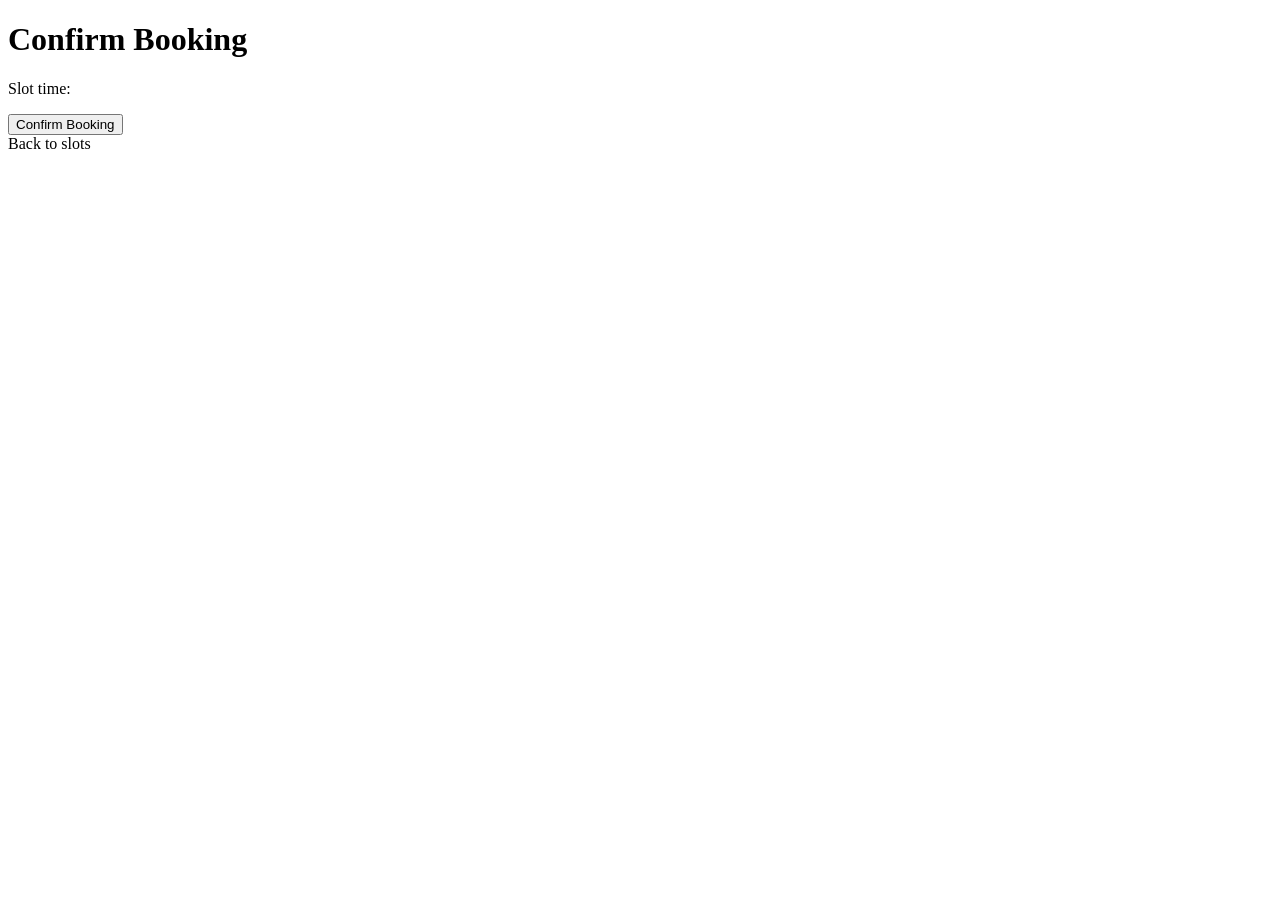
<file: src/main/resources/templates/book.html>
<!DOCTYPE html>
<html xmlns:th="http://www.thymeleaf.org">
<head>
    <meta charset="UTF-8"/>
    <title>Book Appointment</title>
</head>
<body>
<h1 id="page-title">Confirm Booking</h1>

<p id="booking-error" th:if="${error}" th:text="${error}"></p>

<p>Slot time:
    <span id="slot-time" th:text="${#temporals.format(slot.startTime, 'yyyy-MM-dd HH:mm')}"></span>
</p>

<form id="book-form" method="post" th:action="@{/book}">
    <input type="hidden" id="slot-id" name="slotId" th:value="${slot.id}"/>
    <button type="submit" id="book-submit">Confirm Booking</button>
</form>

<a id="back-to-slots-link" th:href="@{/slots}">Back to slots</a>
</body>
</html>
</file>
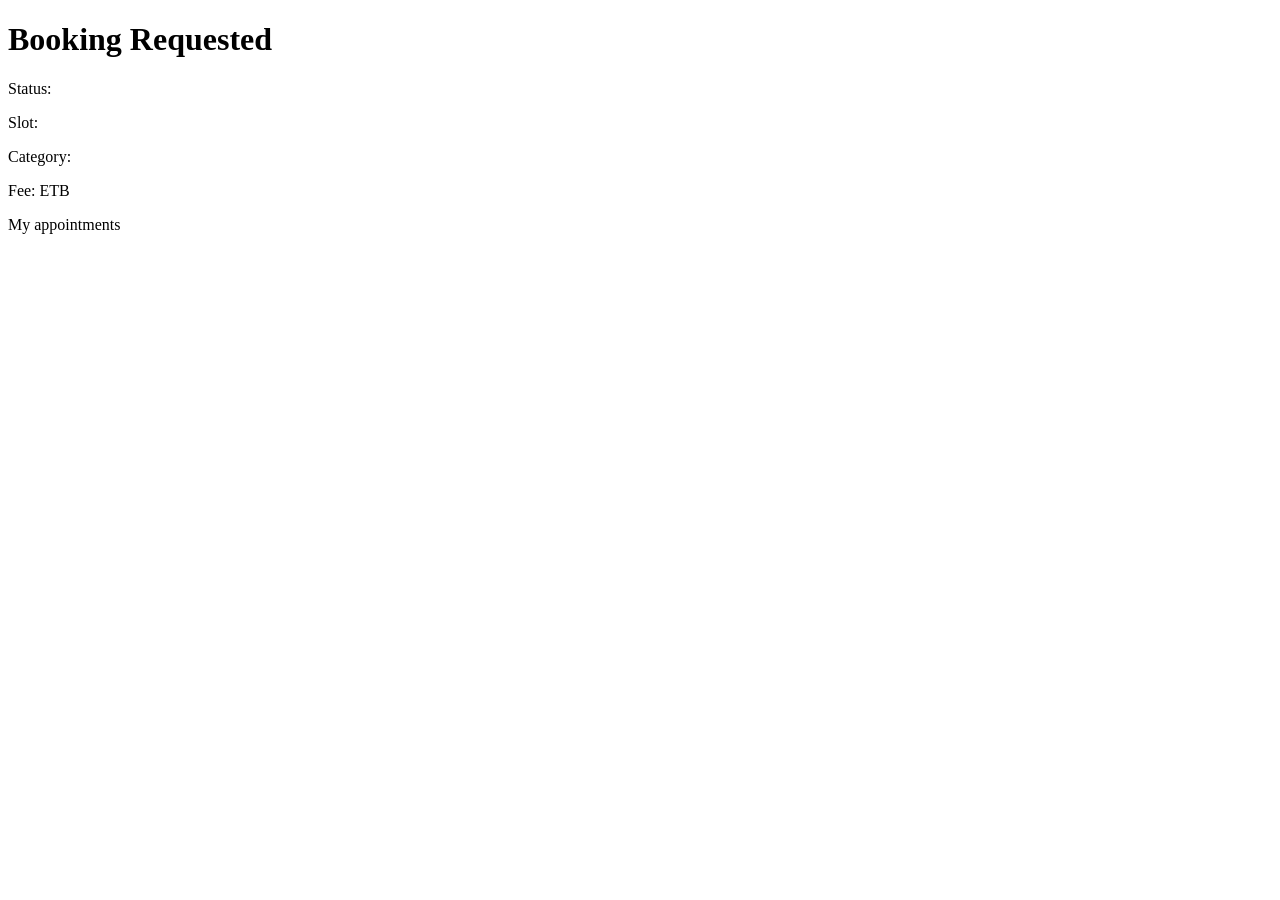
<file: src/main/resources/templates/confirmation.html>
<!DOCTYPE html>
<html xmlns:th="http://www.thymeleaf.org">
<head>
    <meta charset="UTF-8"/>
    <title>Booking Confirmed</title>
</head>
<body>
<h1 id="page-title">Booking Requested</h1>

<p>Status: <span id="confirmation-status" th:text="${appointment.status}"></span></p>
<p>Slot: <span id="confirmation-slot-time"
               th:text="${#temporals.format(appointment.slot.startTime, 'yyyy-MM-dd HH:mm')}"></span></p>
<p>Category: <span id="confirmation-fee-category" th:text="${appointment.feeCategory}"></span></p>
<p>Fee: <span id="confirmation-fee-amount" th:text="${appointment.feeAmount}"></span> ETB</p>

<a id="my-appointments-link" th:href="@{/my-appointments}">My appointments</a>
</body>
</html>
</file>
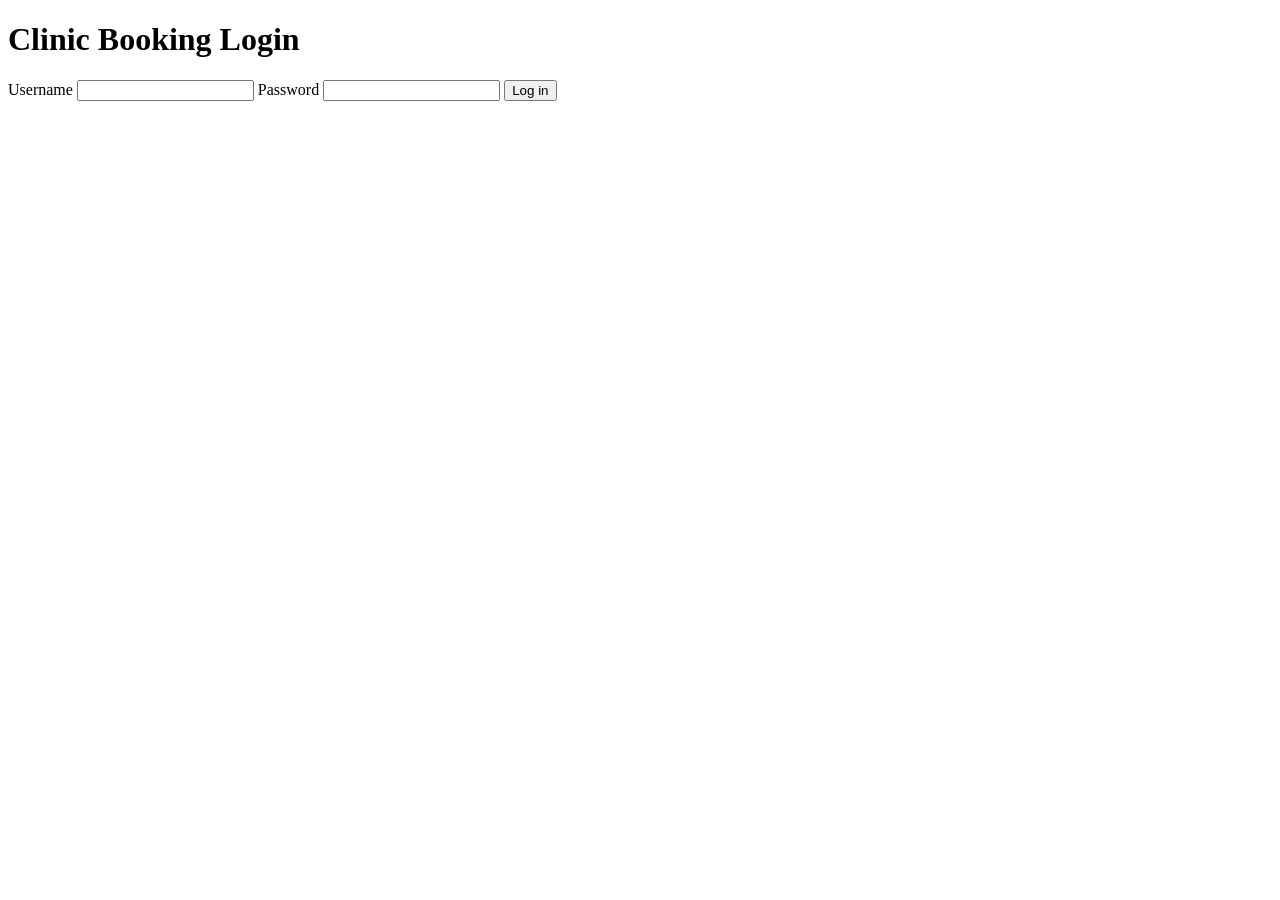
<file: src/main/resources/templates/login.html>
<!DOCTYPE html>
<html xmlns:th="http://www.thymeleaf.org">
<head>
    <meta charset="UTF-8"/>
    <title>Clinic Booking - Login</title>
</head>
<body>
<h1 id="page-title">Clinic Booking Login</h1>

<p id="login-error" th:if="${error}" th:text="${error}"></p>

<form id="login-form" method="post" th:action="@{/login}">
    <label for="username">Username</label>
    <input type="text" id="username" name="username" required="required"/>

    <label for="password">Password</label>
    <input type="password" id="password" name="password" required="required"/>

    <button type="submit" id="login-submit">Log in</button>
</form>
</body>
</html>
</file>
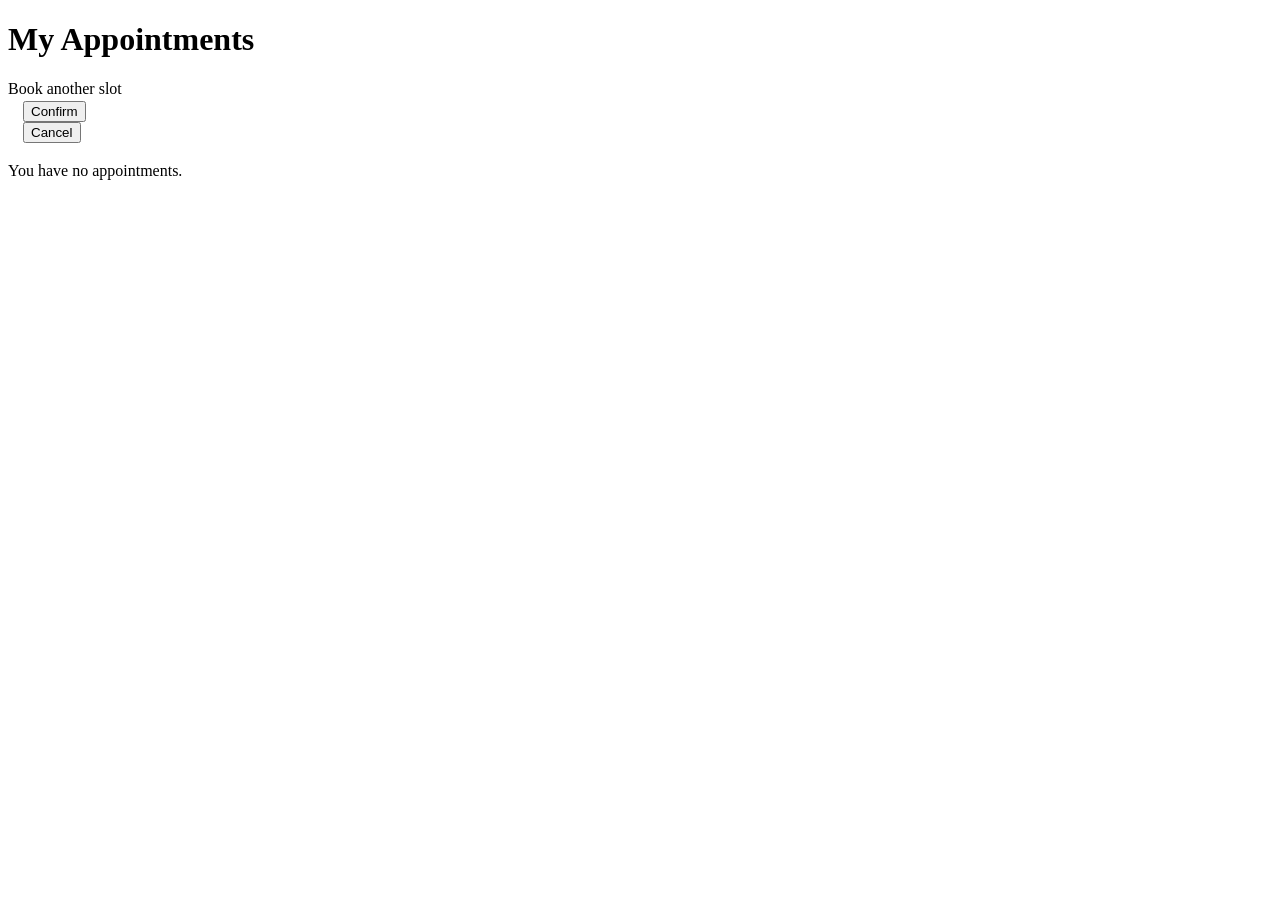
<file: src/main/resources/templates/my-appointments.html>
<!DOCTYPE html>
<html xmlns:th="http://www.thymeleaf.org">
<head>
    <meta charset="UTF-8"/>
    <title>My Appointments</title>
</head>
<body>
<h1 id="page-title">My Appointments</h1>

<a id="slots-link" th:href="@{/slots}">Book another slot</a>

<table id="appointments-table">
    <tbody>
    <tr th:each="appt : ${appointments}" th:id="'appointment-row-' + ${appt.id}">
        <td th:text="${#temporals.format(appt.slot.startTime, 'yyyy-MM-dd HH:mm')}"></td>
        <td th:id="'appointment-status-' + ${appt.id}" th:text="${appt.status}"></td>
        <td th:id="'appointment-fee-' + ${appt.id}" th:text="${appt.feeAmount}"></td>
        <td>
            <form th:if="${appt.status.name() == 'REQUESTED'}" method="post"
                  th:action="@{/appointments/{id}/confirm(id=${appt.id})}">
                <button type="submit" th:id="'confirm-button-' + ${appt.id}">Confirm</button>
            </form>
            <form th:if="${appt.status.name() == 'REQUESTED' or appt.status.name() == 'CONFIRMED'}" method="post"
                  th:action="@{/appointments/{id}/cancel(id=${appt.id})}">
                <button type="submit" th:id="'cancel-button-' + ${appt.id}">Cancel</button>
            </form>
        </td>
    </tr>
    </tbody>
</table>

<p id="no-appointments-message" th:if="${appointments.isEmpty()}">You have no appointments.</p>
</body>
</html>
</file>
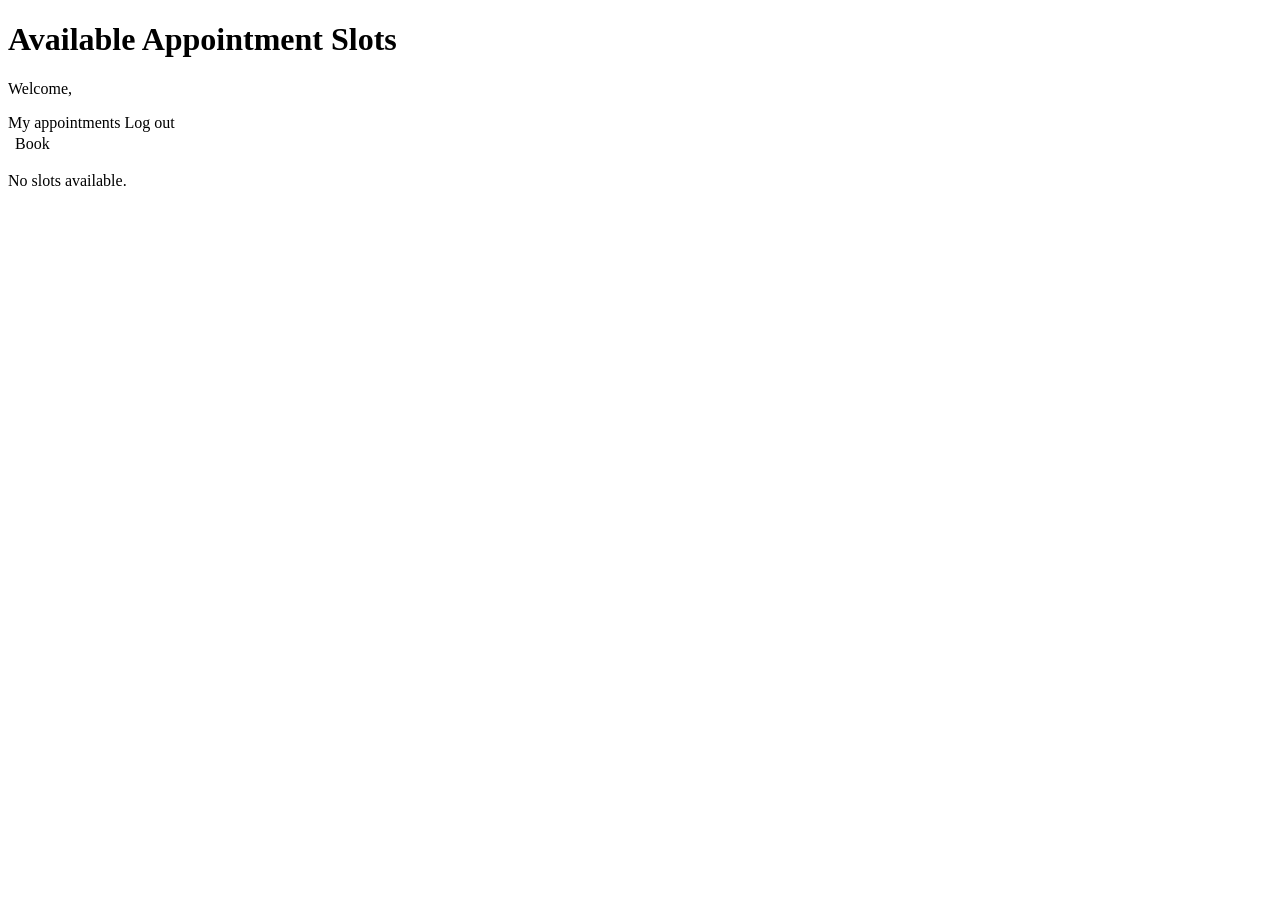
<file: src/main/resources/templates/slots.html>
<!DOCTYPE html>
<html xmlns:th="http://www.thymeleaf.org">
<head>
    <meta charset="UTF-8"/>
    <title>Available Slots</title>
</head>
<body>
<h1 id="page-title">Available Appointment Slots</h1>

<p>Welcome, <span id="patient-name" th:text="${patientName}"></span></p>
<a id="my-appointments-link" th:href="@{/my-appointments}">My appointments</a>
<a id="logout-link" th:href="@{/logout}">Log out</a>

<table id="slots-table">
    <tbody>
    <tr th:each="slot : ${slots}" th:id="'slot-row-' + ${slot.id}">
        <td th:id="'slot-time-' + ${slot.id}"
            th:text="${#temporals.format(slot.startTime, 'yyyy-MM-dd HH:mm')}"></td>
        <td>
            <a th:id="'book-link-' + ${slot.id}"
               th:href="@{/book/{slotId}(slotId=${slot.id})}">Book</a>
        </td>
    </tr>
    </tbody>
</table>

<p id="no-slots-message" th:if="${slots.isEmpty()}">No slots available.</p>
</body>
</html>
</file>
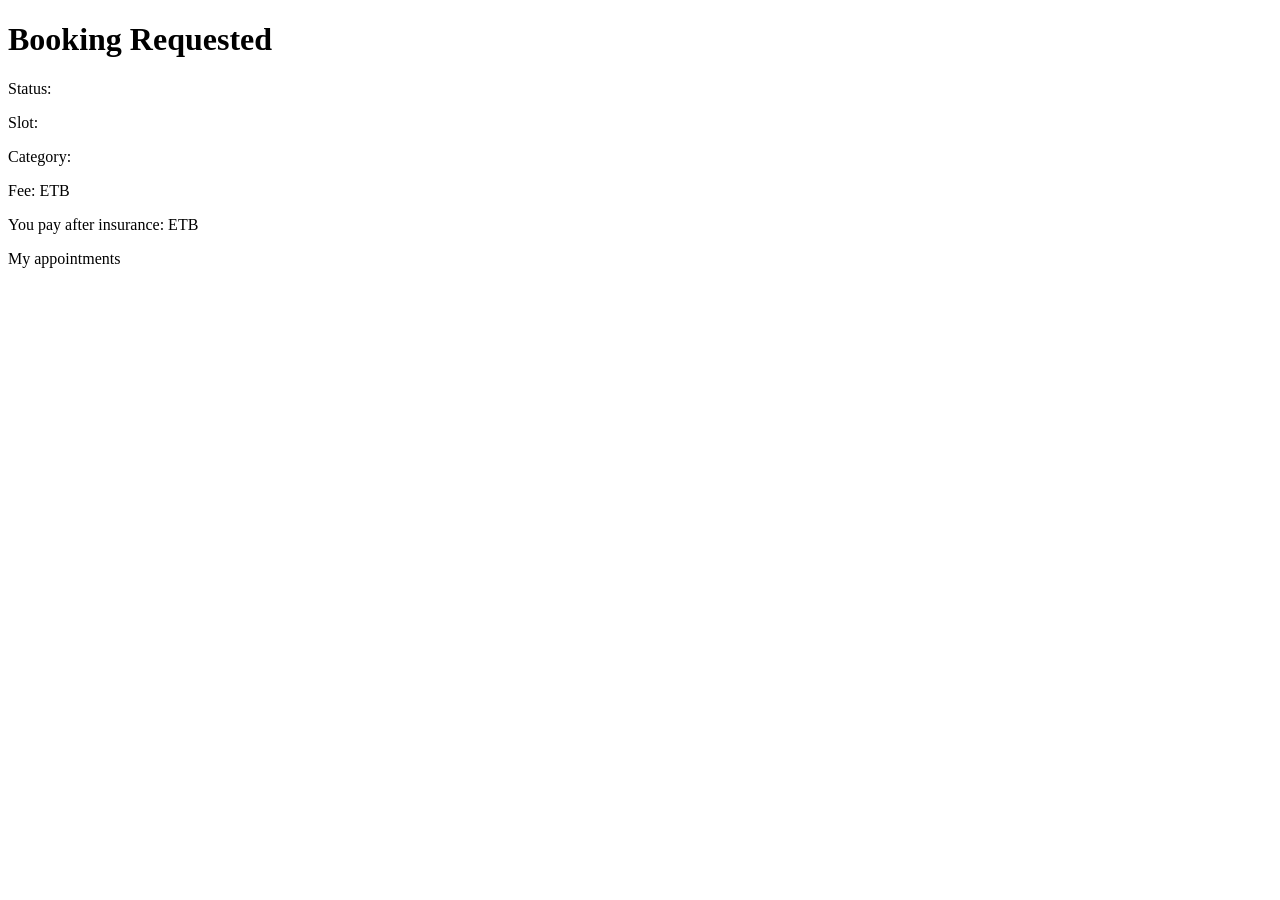
<file: backend/src/main/resources/templates/confirmation.html>
<!DOCTYPE html>
<html xmlns:th="http://www.thymeleaf.org">
<head>
    <meta charset="UTF-8"/>
    <title>Booking Confirmed</title>
</head>
<body>
<h1 id="page-title">Booking Requested</h1>

<p>Status: <span id="confirmation-status" th:text="${appointment.status}"></span></p>
<p>Slot: <span id="confirmation-slot-time"
               th:text="${#temporals.format(appointment.slot.startTime, 'yyyy-MM-dd HH:mm')}"></span></p>
<p>Category: <span id="confirmation-fee-category" th:text="${appointment.feeCategory}"></span></p>
<p>Fee: <span id="confirmation-fee-amount" th:text="${appointment.feeAmount}"></span> ETB</p>
<p>You pay after insurance:
    <span id="confirmation-net-payable" th:text="${appointment.netPayable}"></span> ETB</p>

<a id="my-appointments-link" th:href="@{/my-appointments}">My appointments</a>
</body>
</html>
</file>
